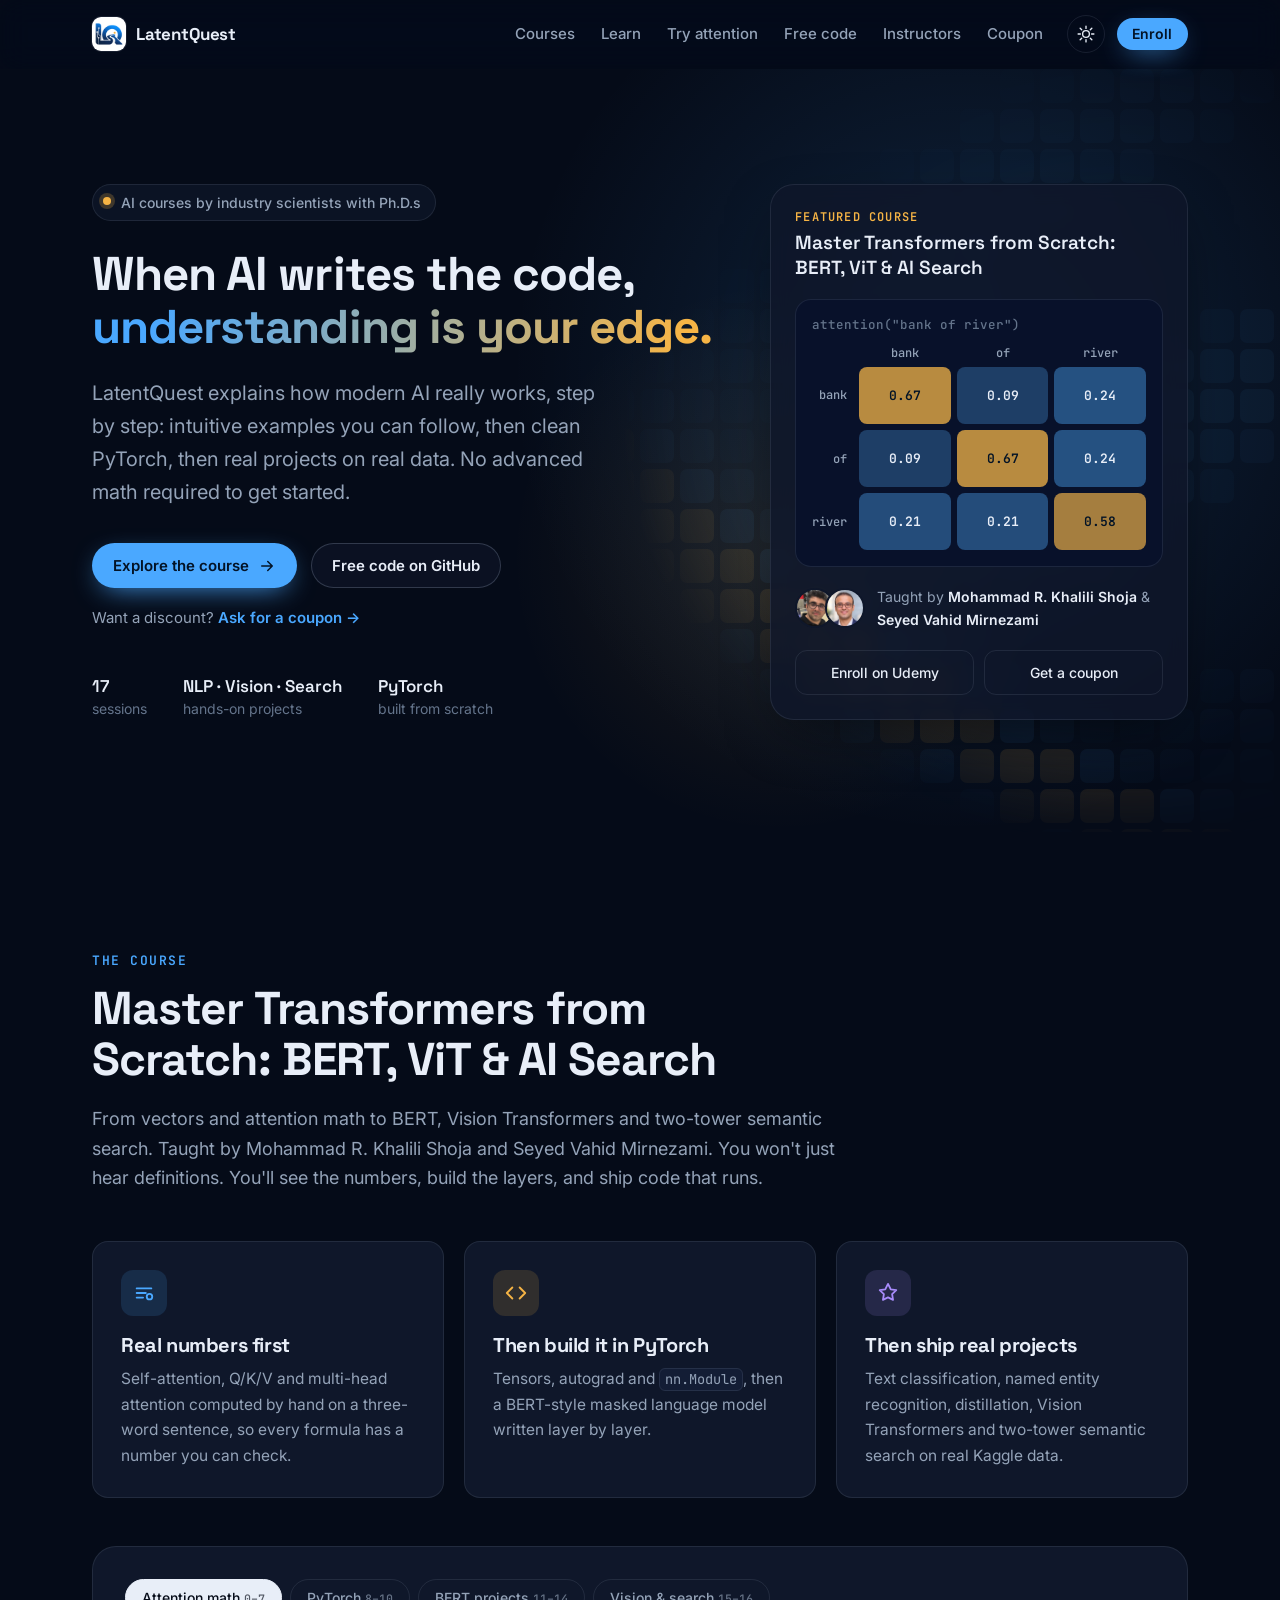
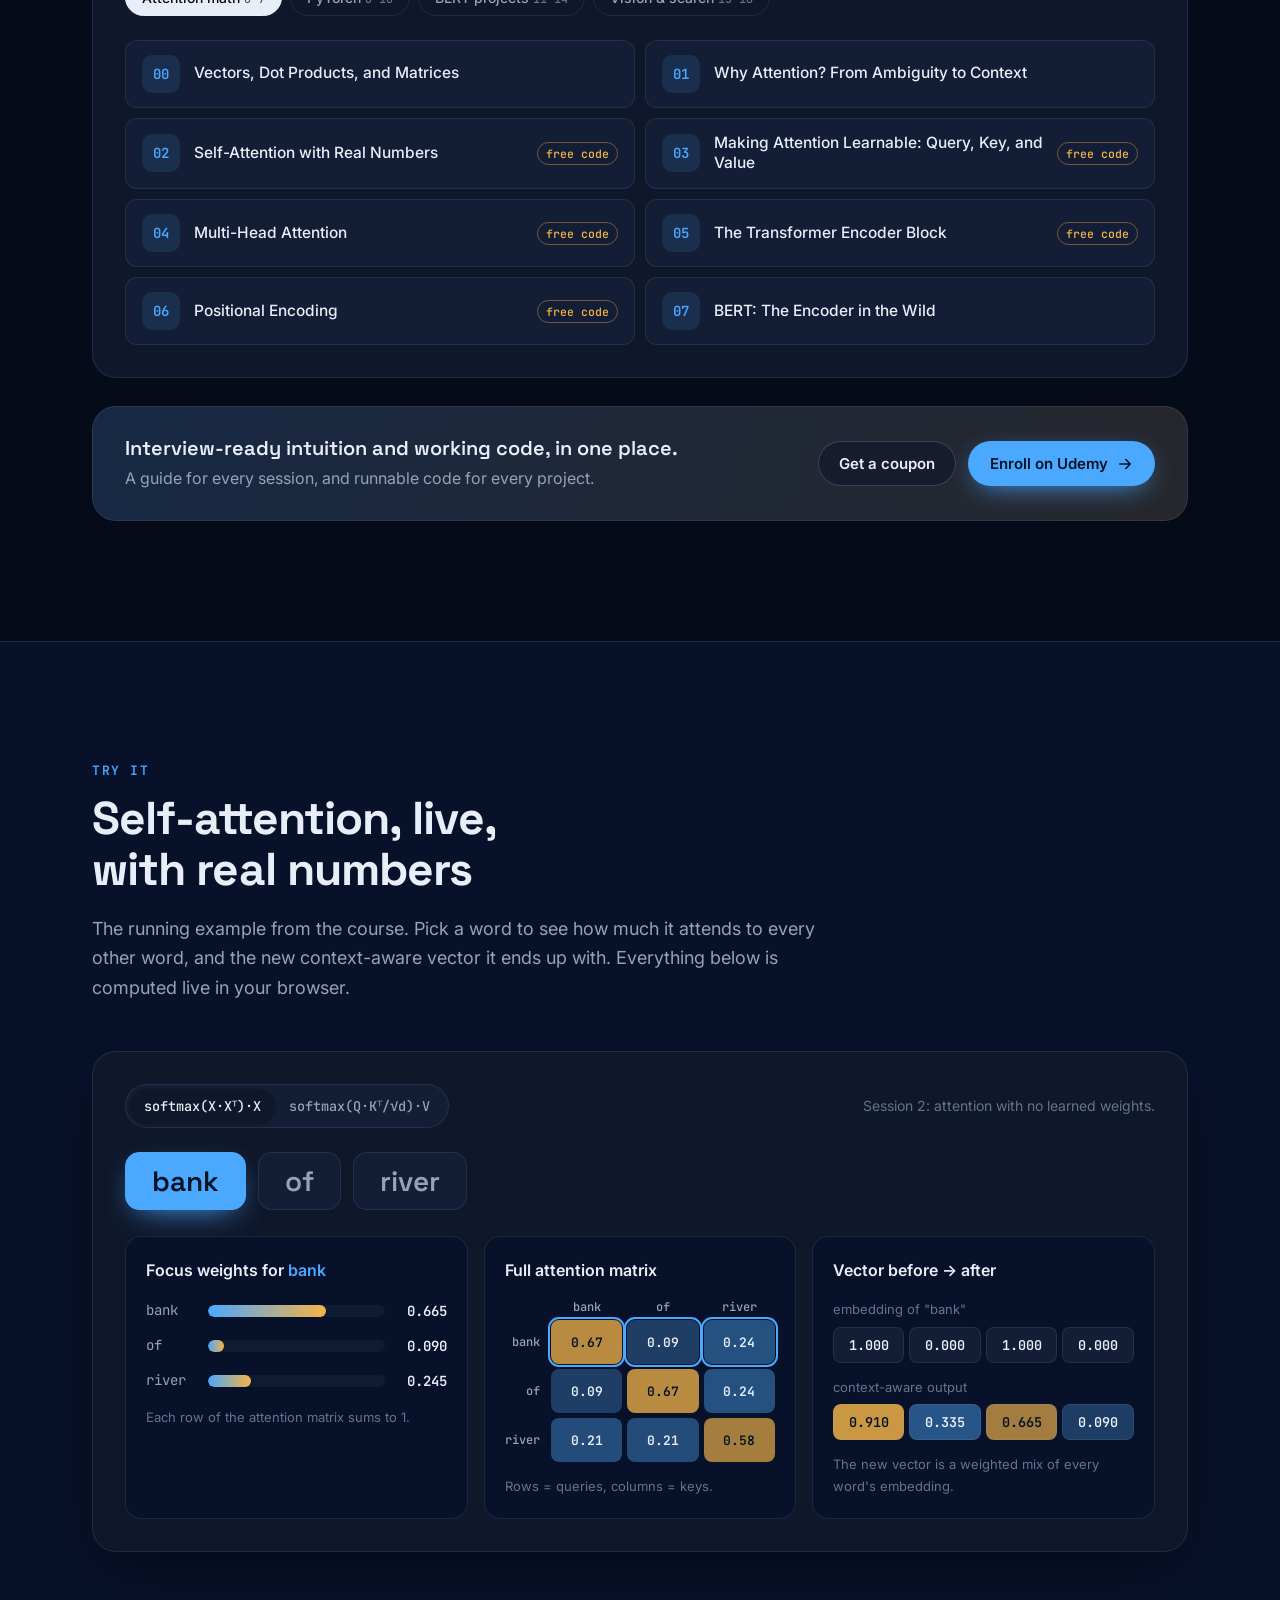
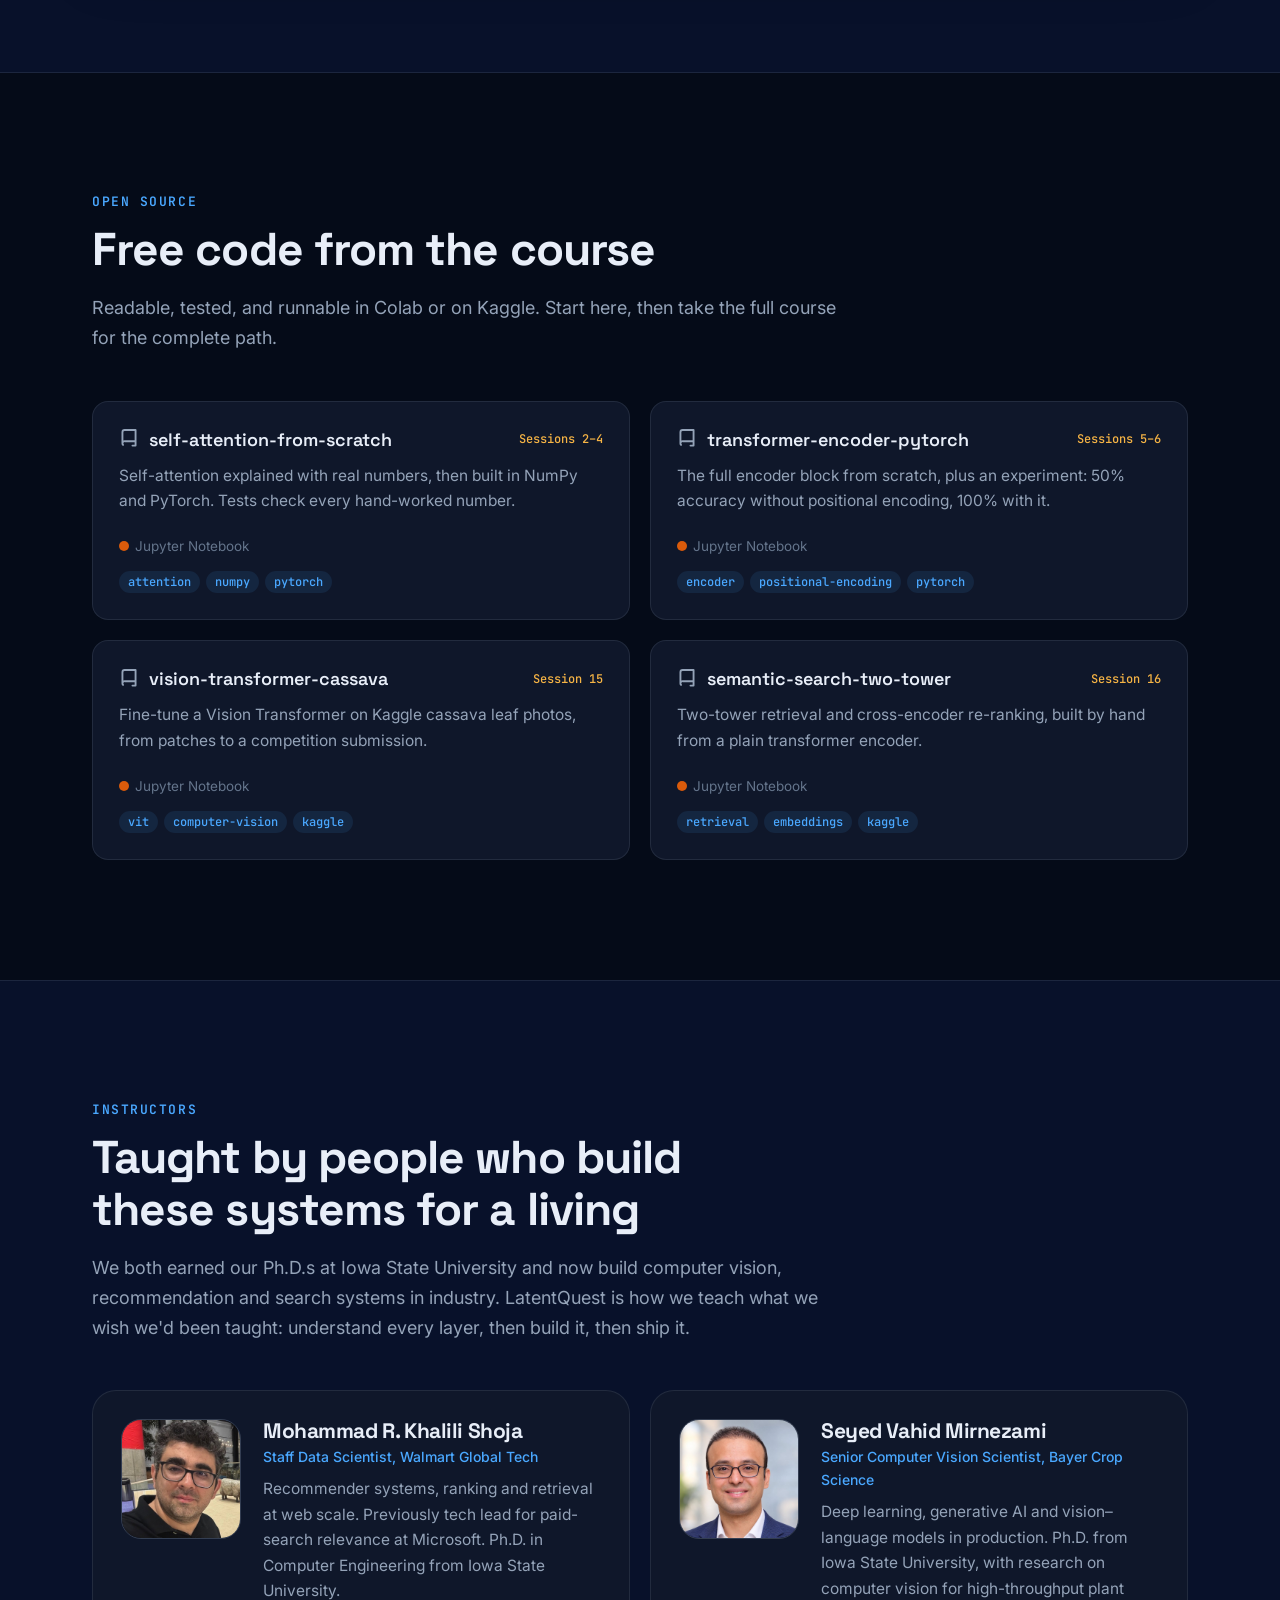
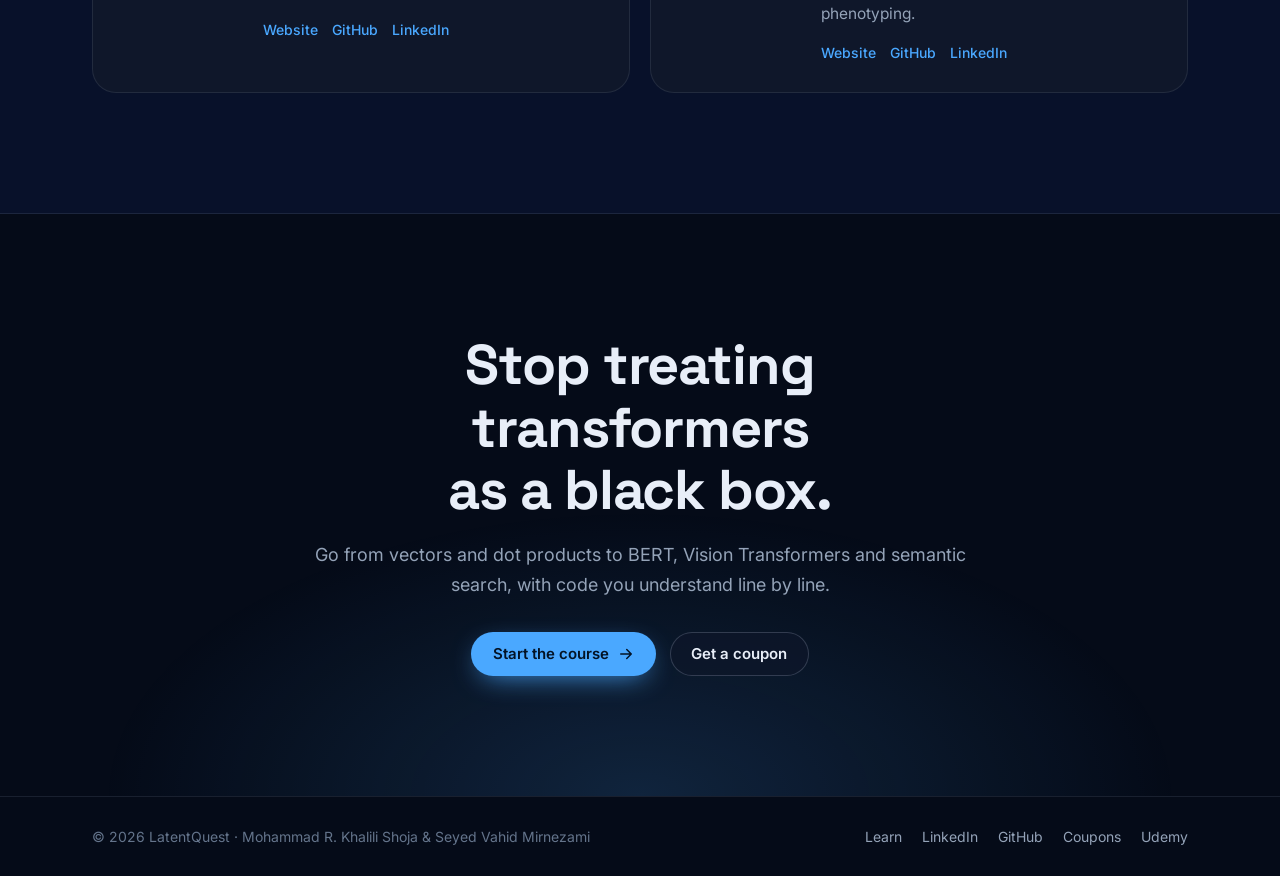
<file: index.html>
<!doctype html>
<html lang="en" data-theme="dark">
<head>
  <meta charset="utf-8">
  <meta name="viewport" content="width=device-width, initial-scale=1">
  <title>LatentQuest · When AI writes the code, understanding is your edge</title>
  <meta name="description" content="When AI writes the code, understanding is your edge. LatentQuest explains how modern AI really works with intuitive, step-by-step examples, then builds it in PyTorch and applies it to real projects. Courses, free code and interactive demos by Mohammad R. Khalili Shoja and Seyed Vahid Mirnezami.">
  <meta name="author" content="LatentQuest">
  <link rel="canonical" href="https://latentquest.ai/">

  <meta property="og:type" content="website">
  <meta property="og:url" content="https://latentquest.ai/">
  <meta property="og:title" content="LatentQuest · When AI writes the code, understanding is your edge">
  <meta property="og:description" content="Step-by-step AI courses, free code and interactive demos. No advanced math required to get started.">
  <meta property="og:image" content="https://latentquest.ai/assets/img/og-latentquest-v2.jpg">
  <meta name="twitter:card" content="summary_large_image">
  <meta name="theme-color" content="#0a6fd6">

  <link rel="icon" href="assets/img/favicon-32.png" sizes="32x32" type="image/png">
  <link rel="icon" href="assets/img/favicon-48.png" sizes="48x48" type="image/png">
  <link rel="apple-touch-icon" href="assets/img/apple-touch-icon.png">
  <link rel="preconnect" href="https://fonts.googleapis.com">
  <link rel="preconnect" href="https://fonts.gstatic.com" crossorigin>
  <link href="https://fonts.googleapis.com/css2?family=Inter:wght@400;500;600;700&family=JetBrains+Mono:wght@400;600&family=Space+Grotesk:wght@500;600;700&display=swap" rel="stylesheet">
  <link rel="stylesheet" href="assets/css/style.css">

  <script>
    // Apply the saved theme before first paint to avoid a flash.
    try {
      const saved = localStorage.getItem("theme");
      if (saved === "light" || saved === "dark") document.documentElement.dataset.theme = saved;
    } catch (e) {}
  </script>

  <script type="application/ld+json">
  {
    "@context": "https://schema.org",
    "@type": "EducationalOrganization",
    "name": "LatentQuest",
    "url": "https://latentquest.ai/",
    "logo": "https://latentquest.ai/assets/brand/icon-512.png",
    "sameAs": ["https://github.com/LatentQuest", "https://www.linkedin.com/company/latentquest"],
    "founder": [
      {"@type": "Person", "name": "Mohammad R. Khalili Shoja", "url": "https://khalili65.github.io/"},
      {"@type": "Person", "name": "Seyed Vahid Mirnezami", "url": "https://seyedvahidmirnezami.github.io/"}
    ]
  }
  </script>
  <script type="application/ld+json" id="course-jsonld">
{
  "@context": "https://schema.org",
  "@type": "Course",
  "name": "Master Transformers from Scratch: BERT, ViT & AI Search",
  "description": "From vectors and attention math to BERT, Vision Transformers and two-tower semantic search.",
  "url": "https://www.udemy.com/course/master-transformers-from-scratch-bert-vit-ai-search/?referralCode=741D2251A98D41859FB9",
  "provider": {
    "@type": "Organization",
    "name": "LatentQuest",
    "url": "https://latentquest.ai/"
  },
  "inLanguage": "en",
  "isAccessibleForFree": false,
  "instructor": [
    {
      "@type": "Person",
      "name": "Mohammad R. Khalili Shoja",
      "url": "https://khalili65.github.io/"
    },
    {
      "@type": "Person",
      "name": "Seyed Vahid Mirnezami",
      "url": "https://seyedvahidmirnezami.github.io/"
    }
  ],
  "offers": {
    "@type": "Offer",
    "category": "Paid",
    "url": "https://www.udemy.com/course/master-transformers-from-scratch-bert-vit-ai-search/?referralCode=741D2251A98D41859FB9"
  },
  "hasCourseInstance": {
    "@type": "CourseInstance",
    "courseMode": "Online"
  },
  "image": "https://latentquest.ai/assets/img/og-cover.jpg",
  "teaches": [
    "Vectors, Dot Products, and Matrices",
    "Why Attention? From Ambiguity to Context",
    "Self-Attention with Real Numbers",
    "Making Attention Learnable: Query, Key, and Value",
    "Multi-Head Attention",
    "The Transformer Encoder Block",
    "Positional Encoding",
    "BERT: The Encoder in the Wild",
    "Tensors, Shape & the Tree Mental Model",
    "Autograd & nn.Module",
    "Data Pipelines & Layer Containers",
    "BERT-Base Masked Language Model Pretraining in PyTorch",
    "Fine-Tune BERT for Disaster Tweet Classification",
    "Fine-Tune BERT for Named Entity Recognition",
    "Knowledge Distillation and DistilBERT",
    "Vision Transformers and Cassava Leaf Disease",
    "Two Towers From Scratch: Semantic Search"
  ]
}
  </script>
</head>
<body>
  <a class="skip-link" href="#main">Skip to content</a>

  <header class="nav" id="top">
    <div class="container nav__inner">
      <a class="brand" href="#top" aria-label="Home">
        <img class="brand__logo" src="assets/img/logo-tile-96.png" alt="" width="34" height="34">
        <span class="brand__text">LatentQuest</span>
      </a>
      <nav class="nav__links" aria-label="Primary">
        <a href="#course">Courses</a>
        <a href="learn/">Learn</a>
        <a href="#demo">Try attention</a>
        <a href="#code">Free code</a>
        <a href="#instructors">Instructors</a>
        <a href="coupon/">Coupon</a>
      </nav>
      <div class="nav__actions">
        <button class="icon-btn" id="theme-toggle" type="button" aria-label="Switch color theme">
          <svg class="icon-sun" viewBox="0 0 24 24" aria-hidden="true"><circle cx="12" cy="12" r="4.5"/><path d="M12 1.5v3M12 19.5v3M4.2 4.2l2.1 2.1M17.7 17.7l2.1 2.1M1.5 12h3M19.5 12h3M4.2 19.8l2.1-2.1M17.7 6.3l2.1-2.1"/></svg>
          <svg class="icon-moon" viewBox="0 0 24 24" aria-hidden="true"><path d="M20.5 14.5A8.5 8.5 0 0 1 9.5 3.5a8.5 8.5 0 1 0 11 11z"/></svg>
        </button>
        <a class="btn btn--primary btn--sm nav__cta" data-featured-link href="https://www.udemy.com/course/master-transformers-from-scratch-bert-vit-ai-search/?referralCode=741D2251A98D41859FB9" target="_blank" rel="noopener">Enroll</a>
      </div>
    </div>
  </header>

  <main id="main">
    <!-- HERO -->
    <section class="hero">
      <canvas class="hero__canvas" id="attention-canvas" aria-hidden="true"></canvas>
      <div class="hero__glow" aria-hidden="true"></div>
      <div class="container hero__inner">
        <div class="hero__copy reveal">
          <p class="eyebrow"><span class="dot"></span> AI courses by industry scientists with Ph.D.s</p>
          <h1 class="hero__title--long">When AI writes the code,<br><span class="grad">understanding is your edge.</span></h1>
          <p class="lead">LatentQuest explains how modern AI really works, step by step: intuitive examples you can follow, then clean PyTorch, then real projects on real data. No advanced math required to get started.</p>
          <div class="hero__ctas">
            <a class="btn btn--primary" data-featured-link href="https://www.udemy.com/course/master-transformers-from-scratch-bert-vit-ai-search/?referralCode=741D2251A98D41859FB9" target="_blank" rel="noopener">
              Explore the course
              <svg viewBox="0 0 24 24" aria-hidden="true"><path d="M5 12h14M13 6l6 6-6 6"/></svg>
            </a>
            <a class="btn btn--ghost" href="#code">Free code on GitHub</a>
          </div>
          <p class="hero__coupon">Want a discount? <a data-coupon-link href="coupon/">Ask for a coupon →</a></p>
          <ul class="hero__facts" aria-label="Highlights">
            <li><strong>17</strong><span>sessions</span></li>
            <li><strong>NLP · Vision · Search</strong><span>hands-on projects</span></li>
            <li><strong>PyTorch</strong><span>built from scratch</span></li>
          </ul>
        </div>

        <aside class="hero__card reveal" aria-label="Featured course">
          <p class="hero__card-kicker">Featured course</p>
          <p class="hero__card-title" id="hc-title">Master Transformers from Scratch: BERT, ViT &amp; AI Search</p>
          <div class="mini-matrix" aria-hidden="true">
            <div class="mini-matrix__label">attention("bank of river")</div>
            <div class="mini-matrix__grid" id="mini-matrix"></div>
          </div>
          <div class="taught-by" id="taught-by"><div class="taught-by__faces"><img src="assets/img/people/mohammad.jpg" alt="" width="40" height="40" loading="lazy"><img src="assets/img/people/vahid.jpg" alt="" width="40" height="40" loading="lazy"></div>
    <p>Taught by <strong>Mohammad R. Khalili Shoja</strong> &amp; <strong>Seyed Vahid Mirnezami</strong></p></div>
          <div class="profile__links">
            <a data-featured-link href="https://www.udemy.com/course/master-transformers-from-scratch-bert-vit-ai-search/?referralCode=741D2251A98D41859FB9" target="_blank" rel="noopener">Enroll on Udemy</a>
            <a data-coupon-link href="coupon/">Get a coupon</a>
          </div>
        </aside>
      </div>
    </section>

    <!-- COURSES (shown when there is more than one course) -->
    <section class="section" id="courses" hidden>
      <div class="container">
        <div class="section__head reveal">
          <p class="kicker">Courses</p>
          <h2>Understand the AI you build with</h2>
          <p class="section__lead">Every course follows the same path: work through the math with real numbers, build it in PyTorch, then ship real projects.</p>
        </div>
        <div class="course-grid" id="course-grid"></div>
      </div>
    </section>

    <!-- FEATURED COURSE (filled from assets/data/site.js) -->
    <section class="section" id="course">
      <div class="container">
        <div class="section__head reveal">
          <p class="kicker" id="fc-kicker">The course</p>
          <h2 id="fc-title">Master Transformers from Scratch: BERT, ViT &amp; AI Search</h2>
          <p class="section__lead" id="fc-lead">From vectors and attention math to BERT, Vision Transformers and two-tower semantic search. Taught by Mohammad R. Khalili Shoja and Seyed Vahid Mirnezami.
      You won't just hear definitions. You'll see the numbers, build the layers, and ship code that runs.</p>
        </div>
        <div class="pillars" id="fc-pillars">
      <article class="pillar reveal is-visible">
        <div class="pillar__icon pillar__icon--cyan" aria-hidden="true"><svg viewBox="0 0 24 24"><path d="M4 7h16M4 12h10M4 17h7"></path><circle cx="18" cy="16" r="3"></circle></svg></div>
        <h3>Real numbers first</h3>
        <p>Self-attention, Q/K/V and multi-head attention computed by hand on a three-word sentence, so every formula has a number you can check.</p>
      </article>
      <article class="pillar reveal is-visible">
        <div class="pillar__icon pillar__icon--amber" aria-hidden="true"><svg viewBox="0 0 24 24"><path d="M8 6l-6 6 6 6M16 6l6 6-6 6"></path></svg></div>
        <h3>Then build it in PyTorch</h3>
        <p>Tensors, autograd and <code>nn.Module</code>, then a BERT-style masked language model written layer by layer.</p>
      </article>
      <article class="pillar reveal is-visible">
        <div class="pillar__icon pillar__icon--violet" aria-hidden="true"><svg viewBox="0 0 24 24"><path d="M12 2l3 6 6 .9-4.5 4.3 1 6.3L12 16.8 6.5 19.5l1-6.3L3 8.9 9 8z"></path></svg></div>
        <h3>Then ship real projects</h3>
        <p>Text classification, named entity recognition, distillation, Vision Transformers and two-tower semantic search on real Kaggle data.</p>
      </article></div>
        <div class="syllabus reveal" id="syllabus">
          <div class="syllabus__tabs" id="syllabus-tabs" role="tablist" aria-label="Course tracks"><button type="button" class="tab" role="tab" aria-selected="true" data-i="0">Attention math<small>0–7</small></button><button type="button" class="tab" role="tab" aria-selected="false" data-i="1">PyTorch<small>8–10</small></button><button type="button" class="tab" role="tab" aria-selected="false" data-i="2">BERT projects<small>11–14</small></button><button type="button" class="tab" role="tab" aria-selected="false" data-i="3">Vision &amp; search<small>15–16</small></button></div>
          <ol class="syllabus__list" id="syllabus-list">
      <li class="lesson" style="animation-delay:0ms">
        <span class="lesson__num">00</span>
        <span class="lesson__title">Vectors, Dot Products, and Matrices</span>
        
      </li>
      <li class="lesson" style="animation-delay:40ms">
        <span class="lesson__num">01</span>
        <span class="lesson__title">Why Attention? From Ambiguity to Context</span>
        
      </li>
      <li class="lesson" style="animation-delay:80ms">
        <span class="lesson__num">02</span>
        <span class="lesson__title">Self-Attention with Real Numbers</span>
        <a class="lesson__tag" href="https://github.com/LatentQuest/self-attention-from-scratch" target="_blank" rel="noopener">free code</a>
      </li>
      <li class="lesson" style="animation-delay:120ms">
        <span class="lesson__num">03</span>
        <span class="lesson__title">Making Attention Learnable: Query, Key, and Value</span>
        <a class="lesson__tag" href="https://github.com/LatentQuest/self-attention-from-scratch" target="_blank" rel="noopener">free code</a>
      </li>
      <li class="lesson" style="animation-delay:160ms">
        <span class="lesson__num">04</span>
        <span class="lesson__title">Multi-Head Attention</span>
        <a class="lesson__tag" href="https://github.com/LatentQuest/self-attention-from-scratch" target="_blank" rel="noopener">free code</a>
      </li>
      <li class="lesson" style="animation-delay:200ms">
        <span class="lesson__num">05</span>
        <span class="lesson__title">The Transformer Encoder Block</span>
        <a class="lesson__tag" href="https://github.com/LatentQuest/transformer-encoder-pytorch" target="_blank" rel="noopener">free code</a>
      </li>
      <li class="lesson" style="animation-delay:240ms">
        <span class="lesson__num">06</span>
        <span class="lesson__title">Positional Encoding</span>
        <a class="lesson__tag" href="https://github.com/LatentQuest/transformer-encoder-pytorch" target="_blank" rel="noopener">free code</a>
      </li>
      <li class="lesson" style="animation-delay:280ms">
        <span class="lesson__num">07</span>
        <span class="lesson__title">BERT: The Encoder in the Wild</span>
        
      </li></ol>
        </div>
        <div class="course-cta reveal">
          <div>
            <p class="course-cta__title" id="fc-cta-title">Interview-ready intuition and working code, in one place.</p>
            <p class="course-cta__sub" id="fc-cta-sub">A guide for every session, and runnable code for every project.</p>
          </div>
          <div class="course-cta__actions">
            <a class="btn btn--ghost" data-coupon-link href="coupon/">Get a coupon</a>
            <a class="btn btn--primary" data-featured-link href="https://www.udemy.com/course/master-transformers-from-scratch-bert-vit-ai-search/?referralCode=741D2251A98D41859FB9" target="_blank" rel="noopener">
              Enroll on Udemy
              <svg viewBox="0 0 24 24" aria-hidden="true"><path d="M5 12h14M13 6l6 6-6 6"/></svg>
            </a>
          </div>
        </div>
    </section>

    <!-- DEMO -->
    <section class="section section--alt" id="demo">
      <div class="container">
        <div class="section__head reveal">
          <p class="kicker">Try it</p>
          <h2>Self-attention, live, with real numbers</h2>
          <p class="section__lead">The running example from the course. Pick a word to see how much it attends to every other word, and the new context-aware vector it ends up with. Everything below is computed live in your browser.</p>
        </div>

        <div class="demo reveal">
          <div class="demo__controls">
            <div class="segmented" role="radiogroup" aria-label="Attention type">
              <button type="button" role="radio" aria-checked="true" data-mode="raw">softmax(X·Xᵀ)·X</button>
              <button type="button" role="radio" aria-checked="false" data-mode="qkv">softmax(Q·Kᵀ/√d)·V</button>
            </div>
            <p class="demo__hint" id="demo-hint">Session 2: attention with no learned weights.</p>
          </div>

          <div class="demo__words" role="radiogroup" aria-label="Query word" id="demo-words"></div>

          <div class="demo__grid">
            <div class="panel">
              <p class="panel__title">Focus weights for <span class="hl" id="demo-query">bank</span></p>
              <div class="bars" id="demo-bars"></div>
              <p class="panel__note">Each row of the attention matrix sums to 1.</p>
            </div>
            <div class="panel">
              <p class="panel__title">Full attention matrix</p>
              <div class="matrix" id="demo-matrix"></div>
              <p class="panel__note">Rows = queries, columns = keys.</p>
            </div>
            <div class="panel">
              <p class="panel__title">Vector before → after</p>
              <div class="vecs" id="demo-vecs"></div>
              <p class="panel__note" id="demo-vec-note">The new vector is a weighted mix of every word.</p>
            </div>
          </div>
        </div>
      </div>
    </section>

    <!-- OPEN SOURCE -->
    <section class="section" id="code">
      <div class="container">
        <div class="section__head reveal">
          <p class="kicker">Open source</p>
          <h2>Free code from the course</h2>
          <p class="section__lead">Readable, tested, and runnable in Colab or on Kaggle. Start here, then take the full course for the complete path.</p>
        </div>
        <div class="repos" id="repos">
    <a class="repo reveal is-visible" href="https://github.com/LatentQuest/self-attention-from-scratch" target="_blank" rel="noopener">
      <div class="repo__top"><svg viewBox="0 0 16 16" aria-hidden="true"><path d="M2 2.5A2.5 2.5 0 0 1 4.5 0h8.75a.75.75 0 0 1 .75.75v12.5a.75.75 0 0 1-.75.75h-2.5a.75.75 0 0 1 0-1.5h1.75v-2h-8a1 1 0 0 0-.71 1.71.75.75 0 0 1-1.07 1.06A2.49 2.49 0 0 1 2 11.5v-9zm10.5-1h-8a1 1 0 0 0-1 1v6.71A2.5 2.5 0 0 1 4.5 9h8V1.5z"></path></svg><span class="repo__name">self-attention-from-scratch</span><span class="repo__session">Sessions 2–4</span></div>
      <p class="repo__desc">Self-attention explained with real numbers, then built in NumPy and PyTorch. Tests check every hand-worked number.</p>
      <div class="repo__meta">
        <span><i class="lang-dot lang-dot--nb"></i>Jupyter Notebook</span>
        <span data-stars="self-attention-from-scratch" hidden=""><svg viewBox="0 0 16 16" aria-hidden="true"><path d="M8 .25a.75.75 0 0 1 .67.42l1.88 3.8 4.19.61a.75.75 0 0 1 .42 1.28l-3.04 2.96.72 4.17a.75.75 0 0 1-1.09.79L8 12.31l-3.75 1.97a.75.75 0 0 1-1.09-.79l.72-4.17L.84 6.36a.75.75 0 0 1 .42-1.28l4.19-.61L7.33.67A.75.75 0 0 1 8 .25z"></path></svg><b>0</b></span>
      </div>
      <div class="repo__tags"><span>attention</span><span>numpy</span><span>pytorch</span></div>
    </a>
    <a class="repo reveal is-visible" href="https://github.com/LatentQuest/transformer-encoder-pytorch" target="_blank" rel="noopener">
      <div class="repo__top"><svg viewBox="0 0 16 16" aria-hidden="true"><path d="M2 2.5A2.5 2.5 0 0 1 4.5 0h8.75a.75.75 0 0 1 .75.75v12.5a.75.75 0 0 1-.75.75h-2.5a.75.75 0 0 1 0-1.5h1.75v-2h-8a1 1 0 0 0-.71 1.71.75.75 0 0 1-1.07 1.06A2.49 2.49 0 0 1 2 11.5v-9zm10.5-1h-8a1 1 0 0 0-1 1v6.71A2.5 2.5 0 0 1 4.5 9h8V1.5z"></path></svg><span class="repo__name">transformer-encoder-pytorch</span><span class="repo__session">Sessions 5–6</span></div>
      <p class="repo__desc">The full encoder block from scratch, plus an experiment: 50% accuracy without positional encoding, 100% with it.</p>
      <div class="repo__meta">
        <span><i class="lang-dot lang-dot--nb"></i>Jupyter Notebook</span>
        <span data-stars="transformer-encoder-pytorch" hidden=""><svg viewBox="0 0 16 16" aria-hidden="true"><path d="M8 .25a.75.75 0 0 1 .67.42l1.88 3.8 4.19.61a.75.75 0 0 1 .42 1.28l-3.04 2.96.72 4.17a.75.75 0 0 1-1.09.79L8 12.31l-3.75 1.97a.75.75 0 0 1-1.09-.79l.72-4.17L.84 6.36a.75.75 0 0 1 .42-1.28l4.19-.61L7.33.67A.75.75 0 0 1 8 .25z"></path></svg><b>0</b></span>
      </div>
      <div class="repo__tags"><span>encoder</span><span>positional-encoding</span><span>pytorch</span></div>
    </a>
    <a class="repo reveal is-visible" href="https://github.com/LatentQuest/vision-transformer-cassava" target="_blank" rel="noopener">
      <div class="repo__top"><svg viewBox="0 0 16 16" aria-hidden="true"><path d="M2 2.5A2.5 2.5 0 0 1 4.5 0h8.75a.75.75 0 0 1 .75.75v12.5a.75.75 0 0 1-.75.75h-2.5a.75.75 0 0 1 0-1.5h1.75v-2h-8a1 1 0 0 0-.71 1.71.75.75 0 0 1-1.07 1.06A2.49 2.49 0 0 1 2 11.5v-9zm10.5-1h-8a1 1 0 0 0-1 1v6.71A2.5 2.5 0 0 1 4.5 9h8V1.5z"></path></svg><span class="repo__name">vision-transformer-cassava</span><span class="repo__session">Session 15</span></div>
      <p class="repo__desc">Fine-tune a Vision Transformer on Kaggle cassava leaf photos, from patches to a competition submission.</p>
      <div class="repo__meta">
        <span><i class="lang-dot lang-dot--nb"></i>Jupyter Notebook</span>
        <span data-stars="vision-transformer-cassava" hidden=""><svg viewBox="0 0 16 16" aria-hidden="true"><path d="M8 .25a.75.75 0 0 1 .67.42l1.88 3.8 4.19.61a.75.75 0 0 1 .42 1.28l-3.04 2.96.72 4.17a.75.75 0 0 1-1.09.79L8 12.31l-3.75 1.97a.75.75 0 0 1-1.09-.79l.72-4.17L.84 6.36a.75.75 0 0 1 .42-1.28l4.19-.61L7.33.67A.75.75 0 0 1 8 .25z"></path></svg><b>0</b></span>
      </div>
      <div class="repo__tags"><span>vit</span><span>computer-vision</span><span>kaggle</span></div>
    </a>
    <a class="repo reveal is-visible" href="https://github.com/LatentQuest/semantic-search-two-tower" target="_blank" rel="noopener">
      <div class="repo__top"><svg viewBox="0 0 16 16" aria-hidden="true"><path d="M2 2.5A2.5 2.5 0 0 1 4.5 0h8.75a.75.75 0 0 1 .75.75v12.5a.75.75 0 0 1-.75.75h-2.5a.75.75 0 0 1 0-1.5h1.75v-2h-8a1 1 0 0 0-.71 1.71.75.75 0 0 1-1.07 1.06A2.49 2.49 0 0 1 2 11.5v-9zm10.5-1h-8a1 1 0 0 0-1 1v6.71A2.5 2.5 0 0 1 4.5 9h8V1.5z"></path></svg><span class="repo__name">semantic-search-two-tower</span><span class="repo__session">Session 16</span></div>
      <p class="repo__desc">Two-tower retrieval and cross-encoder re-ranking, built by hand from a plain transformer encoder.</p>
      <div class="repo__meta">
        <span><i class="lang-dot lang-dot--nb"></i>Jupyter Notebook</span>
        <span data-stars="semantic-search-two-tower" hidden=""><svg viewBox="0 0 16 16" aria-hidden="true"><path d="M8 .25a.75.75 0 0 1 .67.42l1.88 3.8 4.19.61a.75.75 0 0 1 .42 1.28l-3.04 2.96.72 4.17a.75.75 0 0 1-1.09.79L8 12.31l-3.75 1.97a.75.75 0 0 1-1.09-.79l.72-4.17L.84 6.36a.75.75 0 0 1 .42-1.28l4.19-.61L7.33.67A.75.75 0 0 1 8 .25z"></path></svg><b>0</b></span>
      </div>
      <div class="repo__tags"><span>retrieval</span><span>embeddings</span><span>kaggle</span></div>
    </a></div>
      </div>
    </section>

    <!-- INSTRUCTORS -->
    <section class="section section--alt" id="instructors">
      <div class="container">
        <div class="section__head reveal">
          <p class="kicker">Instructors</p>
          <h2>Taught by people who build these systems for a living</h2>
          <p class="section__lead">We both earned our Ph.D.s at Iowa State University and now build computer vision, recommendation and search systems in industry. LatentQuest is how we teach what we wish we'd been taught: understand every layer, then build it, then ship it.</p>
        </div>
        <div class="instructors" id="instructor-list">
    <article class="instructor reveal is-visible">
      <img class="instructor__photo" src="assets/img/people/mohammad.jpg" alt="Portrait of Mohammad R. Khalili Shoja" width="120" height="120" loading="lazy">
      <div>
        <h3>Mohammad R. Khalili Shoja</h3>
        <p class="person__role">Staff Data Scientist, Walmart Global Tech</p>
        <p class="instructor__bio">Recommender systems, ranking and retrieval at web scale. Previously tech lead for paid-search relevance at Microsoft. Ph.D. in Computer Engineering from Iowa State University.</p>
        <div class="person__links"><a href="https://khalili65.github.io/" target="_blank" rel="noopener">Website</a><a href="https://github.com/khalili65" target="_blank" rel="noopener">GitHub</a><a href="https://www.linkedin.com/in/mohammad-reza-khalili-shoja" target="_blank" rel="noopener">LinkedIn</a></div>
      </div>
    </article>
    <article class="instructor reveal is-visible">
      <img class="instructor__photo" src="assets/img/people/vahid.jpg" alt="Portrait of Seyed Vahid Mirnezami" width="120" height="120" loading="lazy">
      <div>
        <h3>Seyed Vahid Mirnezami</h3>
        <p class="person__role">Senior Computer Vision Scientist, Bayer Crop Science</p>
        <p class="instructor__bio">Deep learning, generative AI and vision–language models in production. Ph.D. from Iowa State University, with research on computer vision for high-throughput plant phenotyping.</p>
        <div class="person__links"><a href="https://seyedvahidmirnezami.github.io/" target="_blank" rel="noopener">Website</a><a href="https://github.com/seyedvahidmirnezami" target="_blank" rel="noopener">GitHub</a><a href="https://www.linkedin.com/in/seyedvahidmirnezami" target="_blank" rel="noopener">LinkedIn</a></div>
      </div>
    </article></div>
      </div>
    </section>

    <!-- FINAL CTA -->
    <section class="section final">
      <div class="container final__inner reveal">
        <h2>Stop treating transformers as a black box.</h2>
        <p>Go from vectors and dot products to BERT, Vision Transformers and semantic search, with code you understand line by line.</p>
        <div class="hero__ctas hero__ctas--center">
          <a class="btn btn--primary" data-featured-link href="https://www.udemy.com/course/master-transformers-from-scratch-bert-vit-ai-search/?referralCode=741D2251A98D41859FB9" target="_blank" rel="noopener">
            Start the course
            <svg viewBox="0 0 24 24" aria-hidden="true"><path d="M5 12h14M13 6l6 6-6 6"/></svg>
          </a>
          <a class="btn btn--ghost" data-coupon-link href="coupon/">Get a coupon</a>
        </div>
      </div>
    </section>
  </main>

  <footer class="footer">
    <div class="container footer__inner">
      <p>© <span id="year"></span> LatentQuest · Mohammad R. Khalili Shoja &amp; Seyed Vahid Mirnezami</p>
      <nav aria-label="Footer">
        <a href="learn/">Learn</a>
        <a href="https://www.linkedin.com/company/latentquest" target="_blank" rel="noopener">LinkedIn</a>
        <a href="https://github.com/LatentQuest" target="_blank" rel="noopener">GitHub</a>
        <a href="coupon/">Coupons</a>
        <a data-featured-link href="https://www.udemy.com/course/master-transformers-from-scratch-bert-vit-ai-search/?referralCode=741D2251A98D41859FB9" target="_blank" rel="noopener">Udemy</a>
      </nav>
    </div>
  </footer>

  <script src="assets/data/site.js" defer></script>
  <script src="assets/js/main.js" defer></script>
</body>
</html>
</file>
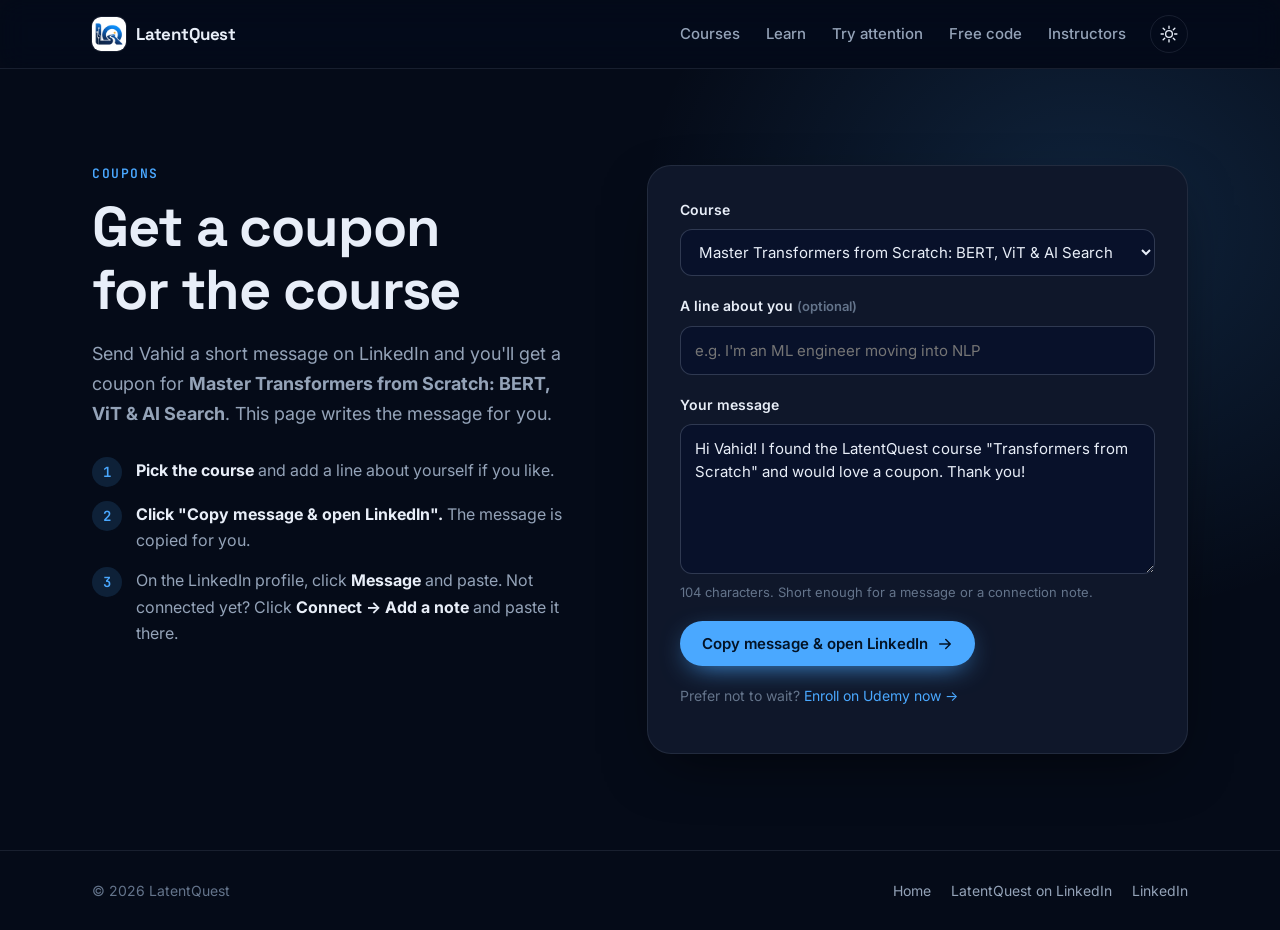
<file: coupon/index.html>
<!doctype html>
<html lang="en" data-theme="dark">
<head>
  <meta charset="utf-8">
  <meta name="viewport" content="width=device-width, initial-scale=1">
  <title>Get a Coupon · LatentQuest</title>
  <meta name="description" content="Request a coupon for Master Transformers from Scratch: BERT, ViT & AI Search. Send a quick message on LinkedIn.">
  <link rel="canonical" href="https://latentquest.ai/coupon/">
  <meta property="og:type" content="website">
  <meta property="og:url" content="https://latentquest.ai/coupon/">
  <meta property="og:title" content="Get a coupon for Transformers from Scratch">
  <meta property="og:description" content="Send a quick message on LinkedIn and get a coupon for the course.">
  <meta property="og:image" content="https://latentquest.ai/assets/img/og-latentquest-v2.jpg">
  <meta name="twitter:card" content="summary_large_image">
  <meta name="theme-color" content="#0a6fd6">
  <link rel="icon" href="../assets/img/favicon-32.png" sizes="32x32" type="image/png">
  <link rel="icon" href="../assets/img/favicon-48.png" sizes="48x48" type="image/png">
  <link rel="apple-touch-icon" href="../assets/img/apple-touch-icon.png">
  <link rel="preconnect" href="https://fonts.googleapis.com">
  <link rel="preconnect" href="https://fonts.gstatic.com" crossorigin>
  <link href="https://fonts.googleapis.com/css2?family=Inter:wght@400;500;600;700&family=JetBrains+Mono:wght@400;600&family=Space+Grotesk:wght@500;600;700&display=swap" rel="stylesheet">
  <link rel="stylesheet" href="../assets/css/style.css">
  <script>
    try {
      const saved = localStorage.getItem("theme");
      if (saved === "light" || saved === "dark") document.documentElement.dataset.theme = saved;
    } catch (e) {}
  </script>
</head>
<body>
  <header class="nav is-scrolled">
    <div class="container nav__inner">
      <a class="brand" href="../" aria-label="Home">
        <img class="brand__logo" src="../assets/img/logo-tile-96.png" alt="" width="34" height="34">
        <span class="brand__text">LatentQuest</span>
      </a>
      <nav class="nav__links" aria-label="Primary">
        <a href="../#course">Courses</a>
        <a href="../learn/">Learn</a>
        <a href="../#demo">Try attention</a>
        <a href="../#code">Free code</a>
        <a href="../#instructors">Instructors</a>
      </nav>
      <div class="nav__actions">
        <button class="icon-btn" id="theme-toggle" type="button" aria-label="Switch color theme">
          <svg class="icon-sun" viewBox="0 0 24 24" aria-hidden="true"><circle cx="12" cy="12" r="4.5"/><path d="M12 1.5v3M12 19.5v3M4.2 4.2l2.1 2.1M17.7 17.7l2.1 2.1M1.5 12h3M19.5 12h3M4.2 19.8l2.1-2.1M17.7 6.3l2.1-2.1"/></svg>
          <svg class="icon-moon" viewBox="0 0 24 24" aria-hidden="true"><path d="M20.5 14.5A8.5 8.5 0 0 1 9.5 3.5a8.5 8.5 0 1 0 11 11z"/></svg>
        </button>
      </div>
    </div>
  </header>

  <main class="coupon">
    <div class="container coupon__inner">
      <div>
        <p class="kicker">Coupons</p>
        <h1>Get a coupon for the course</h1>
        <p class="section__lead">Send <span id="contact-name">Vahid</span> a short message on LinkedIn and you'll get a coupon for <strong id="course-name">the course</strong>. This page writes the message for you.</p>
        <ol class="steps">
          <li><span><strong>Pick the course</strong> and add a line about yourself if you like.</span></li>
          <li><span><strong>Click "Copy message &amp; open LinkedIn".</strong> The message is copied for you.</span></li>
          <li><span>On the LinkedIn profile, click <strong>Message</strong> and paste. Not connected yet? Click <strong>Connect → Add a note</strong> and paste it there.</span></li>
        </ol>
      </div>

      <form class="form-card" id="coupon-form" novalidate>
        <div class="field">
          <label for="course">Course</label>
          <select id="course"></select>
        </div>
        <div class="field">
          <label for="about">A line about you <span class="field__hint">(optional)</span></label>
          <input id="about" type="text" maxlength="120" placeholder="e.g. I'm an ML engineer moving into NLP">
        </div>
        <div class="field">
          <label for="message">Your message</label>
          <textarea id="message" spellcheck="true"></textarea>
          <span class="field__hint" id="count"></span>
        </div>
        <div class="form-card__actions">
          <button class="btn btn--primary" type="submit">
            Copy message &amp; open LinkedIn
            <svg viewBox="0 0 24 24" aria-hidden="true"><path d="M5 12h14M13 6l6 6-6 6"/></svg>
          </button>
          <span class="toast" id="toast" role="status" aria-live="polite"></span>
        </div>
        <p class="coupon__alt">Prefer not to wait? <a id="enroll-link" href="#" target="_blank" rel="noopener">Enroll on Udemy now →</a></p>
      </form>
    </div>
  </main>

  <footer class="footer">
    <div class="container footer__inner">
      <p>© <span id="year"></span> LatentQuest</p>
      <nav aria-label="Footer">
        <a href="../">Home</a>
        <a href="https://www.linkedin.com/company/latentquest" target="_blank" rel="noopener">LatentQuest on LinkedIn</a>
        <a id="footer-linkedin" href="https://www.linkedin.com/in/seyedvahidmirnezami" target="_blank" rel="noopener">LinkedIn</a>
      </nav>
    </div>
  </footer>

  <script src="../assets/data/site.js"></script>
  <script>
    (() => {
      "use strict";
      const SITE = window.SITE;
      const $ = (s) => document.querySelector(s);
      const root = document.documentElement;
      $("#theme-toggle").addEventListener("click", () => {
        const next = root.dataset.theme === "dark" ? "light" : "dark";
        root.dataset.theme = next;
        try { localStorage.setItem("theme", next); } catch (e) {}
      });
      $("#year").textContent = new Date().getFullYear();
      $("#contact-name").textContent = SITE.couponContact.firstName;
      $("#footer-linkedin").href = SITE.couponContact.linkedin;

      // LinkedIn connection notes are limited to about 200 characters,
      // so the default message stays short enough to fit one.
      const NOTE_LIMIT = 200;
      const live = SITE.courses.filter((c) => c.status !== "soon");
      const params = new URLSearchParams(location.search);
      const initial = live.find((c) => c.slug === params.get("course")) || live.find((c) => c.featured) || live[0];

      const select = $("#course"), about = $("#about"), message = $("#message"), count = $("#count");
      select.innerHTML = live.map((c) => `<option value="${c.slug}">${c.title}</option>`).join("");
      select.value = initial.slug;

      let edited = false;
      const current = () => live.find((c) => c.slug === select.value);
      const compose = () => {
        const c = current();
        const extra = about.value.trim();
        return `Hi ${SITE.couponContact.firstName}! I found the LatentQuest course "${c.shortTitle || c.title}" and would love a coupon.` +
          (extra ? ` ${extra.replace(/[.!]*$/, ".")}` : "") + " Thank you!";
      };
      const updateCount = () => {
        const n = message.value.length;
        count.textContent = n > NOTE_LIMIT
          ? `${n} characters. That's fine for a message, but too long for a connection note (about ${NOTE_LIMIT}).`
          : `${n} characters. Short enough for a message or a connection note.`;
      };
      const refresh = () => {
        const c = current();
        $("#course-name").textContent = c.title;
        $("#enroll-link").href = c.url;
        if (!edited) message.value = compose();
        updateCount();
      };
      select.addEventListener("change", () => { history.replaceState(null, "", `?course=${select.value}`); refresh(); });
      about.addEventListener("input", refresh);
      message.addEventListener("input", () => { edited = true; updateCount(); });
      refresh();

      $("#coupon-form").addEventListener("submit", async (e) => {
        e.preventDefault();
        const toast = $("#toast");
        // Open LinkedIn first so pop-up blockers treat it as part of the click.
        // ("noopener" would make window.open return null, so detach the opener by hand.)
        const tab = window.open(SITE.couponContact.linkedin, "_blank");
        if (tab) tab.opener = null;
        try {
          await navigator.clipboard.writeText(message.value);
          toast.textContent = "Copied! Paste it into a LinkedIn message.";
        } catch (err) {
          message.select();
          toast.textContent = "Select the message above and copy it, then paste it on LinkedIn.";
        }
        if (!tab) location.href = SITE.couponContact.linkedin;
      });
    })();
  </script>
</body>
</html>
</file>
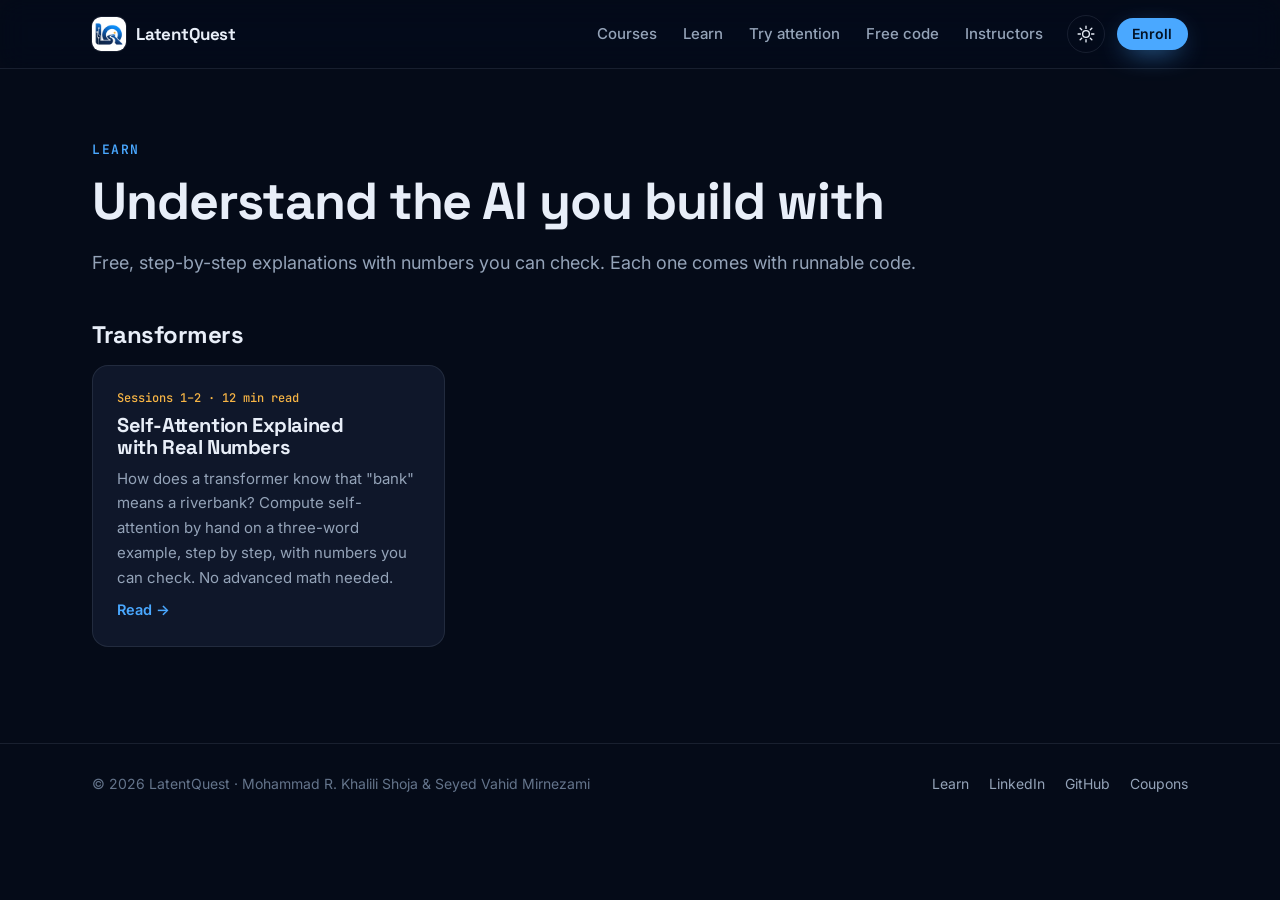
<file: learn/index.html>
<!doctype html>
<html lang="en" data-theme="dark">
<head>
  <meta charset="utf-8">
  <meta name="viewport" content="width=device-width, initial-scale=1">
  <title>Learn AI, step by step · LatentQuest</title>
  <meta name="description" content="Free articles that explain how modern AI works with small examples you can follow by hand: attention, transformers, BERT, Vision Transformers and more.">
  <link rel="canonical" href="https://latentquest.ai/learn/">
  <meta property="og:type" content="website">
  <meta property="og:url" content="https://latentquest.ai/learn/">
  <meta property="og:title" content="Learn AI, step by step">
  <meta property="og:description" content="Free articles that explain how modern AI works with small examples you can follow by hand: attention, transformers, BERT, Vision Transformers and more.">
  <meta property="og:image" content="https://latentquest.ai/assets/img/og-latentquest-v2.jpg">
  <meta name="twitter:card" content="summary_large_image">
  <meta name="theme-color" content="#0a6fd6">
  <link rel="icon" href="../assets/img/favicon-32.png" sizes="32x32" type="image/png">
  <link rel="icon" href="../assets/img/favicon-48.png" sizes="48x48" type="image/png">
  <link rel="apple-touch-icon" href="../assets/img/apple-touch-icon.png">
  <link rel="preconnect" href="https://fonts.googleapis.com">
  <link rel="preconnect" href="https://fonts.gstatic.com" crossorigin>
  <link href="https://fonts.googleapis.com/css2?family=Inter:wght@400;500;600;700&family=JetBrains+Mono:wght@400;600&family=Space+Grotesk:wght@500;600;700&display=swap" rel="stylesheet">
  <link rel="stylesheet" href="../assets/css/style.css">
  <script>
    try {
      const saved = localStorage.getItem("theme");
      if (saved === "light" || saved === "dark") document.documentElement.dataset.theme = saved;
    } catch (e) {}
  </script>
  <script type="application/ld+json">
{
  "@context": "https://schema.org",
  "@type": "CollectionPage",
  "name": "Learn AI, step by step",
  "url": "https://latentquest.ai/learn/",
  "hasPart": [
    {
      "@type": "TechArticle",
      "headline": "Self-Attention Explained with Real Numbers",
      "url": "https://latentquest.ai/learn/self-attention-explained/"
    }
  ]
}
  </script>
</head>
<body>
  <header class="nav is-scrolled">
    <div class="container nav__inner">
      <a class="brand" href="../" aria-label="Home">
        <img class="brand__logo" src="../assets/img/logo-tile-96.png" alt="" width="34" height="34">
        <span class="brand__text">LatentQuest</span>
      </a>
      <nav class="nav__links" aria-label="Primary">
        <a href="../#course">Courses</a>
        <a href="../learn/">Learn</a>
        <a href="../#demo">Try attention</a>
        <a href="../#code">Free code</a>
        <a href="../#instructors">Instructors</a>
      </nav>
      <div class="nav__actions">
        <button class="icon-btn" id="theme-toggle" type="button" aria-label="Switch color theme">
          <svg class="icon-sun" viewBox="0 0 24 24" aria-hidden="true"><circle cx="12" cy="12" r="4.5"/><path d="M12 1.5v3M12 19.5v3M4.2 4.2l2.1 2.1M17.7 17.7l2.1 2.1M1.5 12h3M19.5 12h3M4.2 19.8l2.1-2.1M17.7 6.3l2.1-2.1"/></svg>
          <svg class="icon-moon" viewBox="0 0 24 24" aria-hidden="true"><path d="M20.5 14.5A8.5 8.5 0 0 1 9.5 3.5a8.5 8.5 0 1 0 11 11z"/></svg>
        </button>
        <a class="btn btn--primary btn--sm nav__cta" href="https://www.udemy.com/course/master-transformers-from-scratch-bert-vit-ai-search/?referralCode=741D2251A98D41859FB9" target="_blank" rel="noopener">Enroll</a>
      </div>
    </div>
  </header>

  <main class="article">
    <div class="container">
      <p class="kicker">Learn</p>
      <h1 class="learn-title">Understand the AI you build with</h1>
      <p class="section__lead">Free, step-by-step explanations with numbers you can check. Each one comes with runnable code.</p>
      
        <section class="learn-hub">
          <h2>Transformers</h2>
          <div class="learn-grid">
          <a class="learn-card" href="self-attention-explained/">
            <span class="learn-card__meta">Sessions 1–2 · 12 min read</span>
            <h3>Self-Attention Explained with Real Numbers</h3>
            <p>How does a transformer know that &quot;bank&quot; means a riverbank? Compute self-attention by hand on a three-word example, step by step, with numbers you can check. No advanced math needed.</p>
            <span class="learn-card__more">Read →</span>
          </a>
          </div>
        </section>
    </div>
  </main>

  <footer class="footer">
    <div class="container footer__inner">
      <p>© <span id="year"></span> LatentQuest · Mohammad R. Khalili Shoja &amp; Seyed Vahid Mirnezami</p>
      <nav aria-label="Footer">
        <a href="../learn/">Learn</a>
        <a href="https://www.linkedin.com/company/latentquest" target="_blank" rel="noopener">LinkedIn</a>
        <a href="https://github.com/LatentQuest" target="_blank" rel="noopener">GitHub</a>
        <a href="../coupon/">Coupons</a>
      </nav>
    </div>
  </footer>
  <script>
    (() => {
      const root = document.documentElement;
      document.getElementById("theme-toggle").addEventListener("click", () => {
        const next = root.dataset.theme === "dark" ? "light" : "dark";
        root.dataset.theme = next;
        try { localStorage.setItem("theme", next); } catch (e) {}
      });
      document.getElementById("year").textContent = new Date().getFullYear();
    })();
  </script>
</body>
</html>
</file>
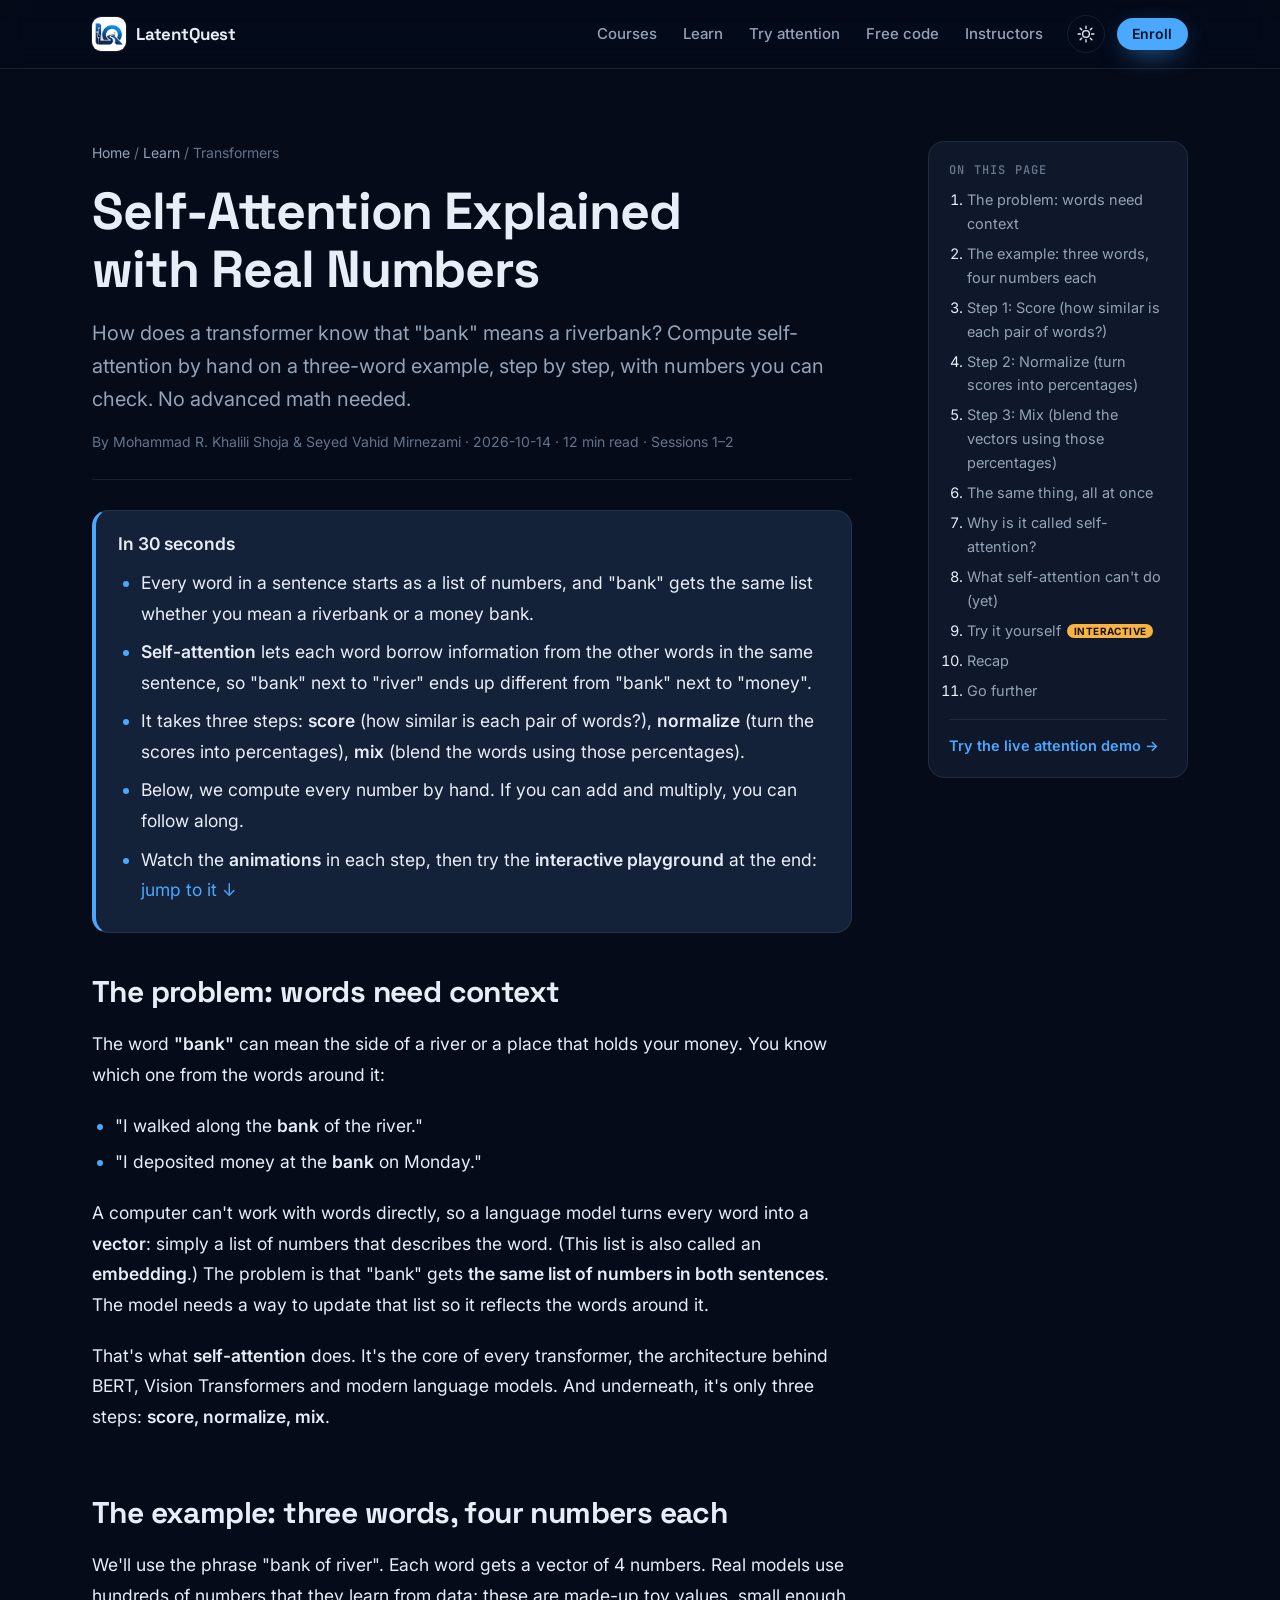
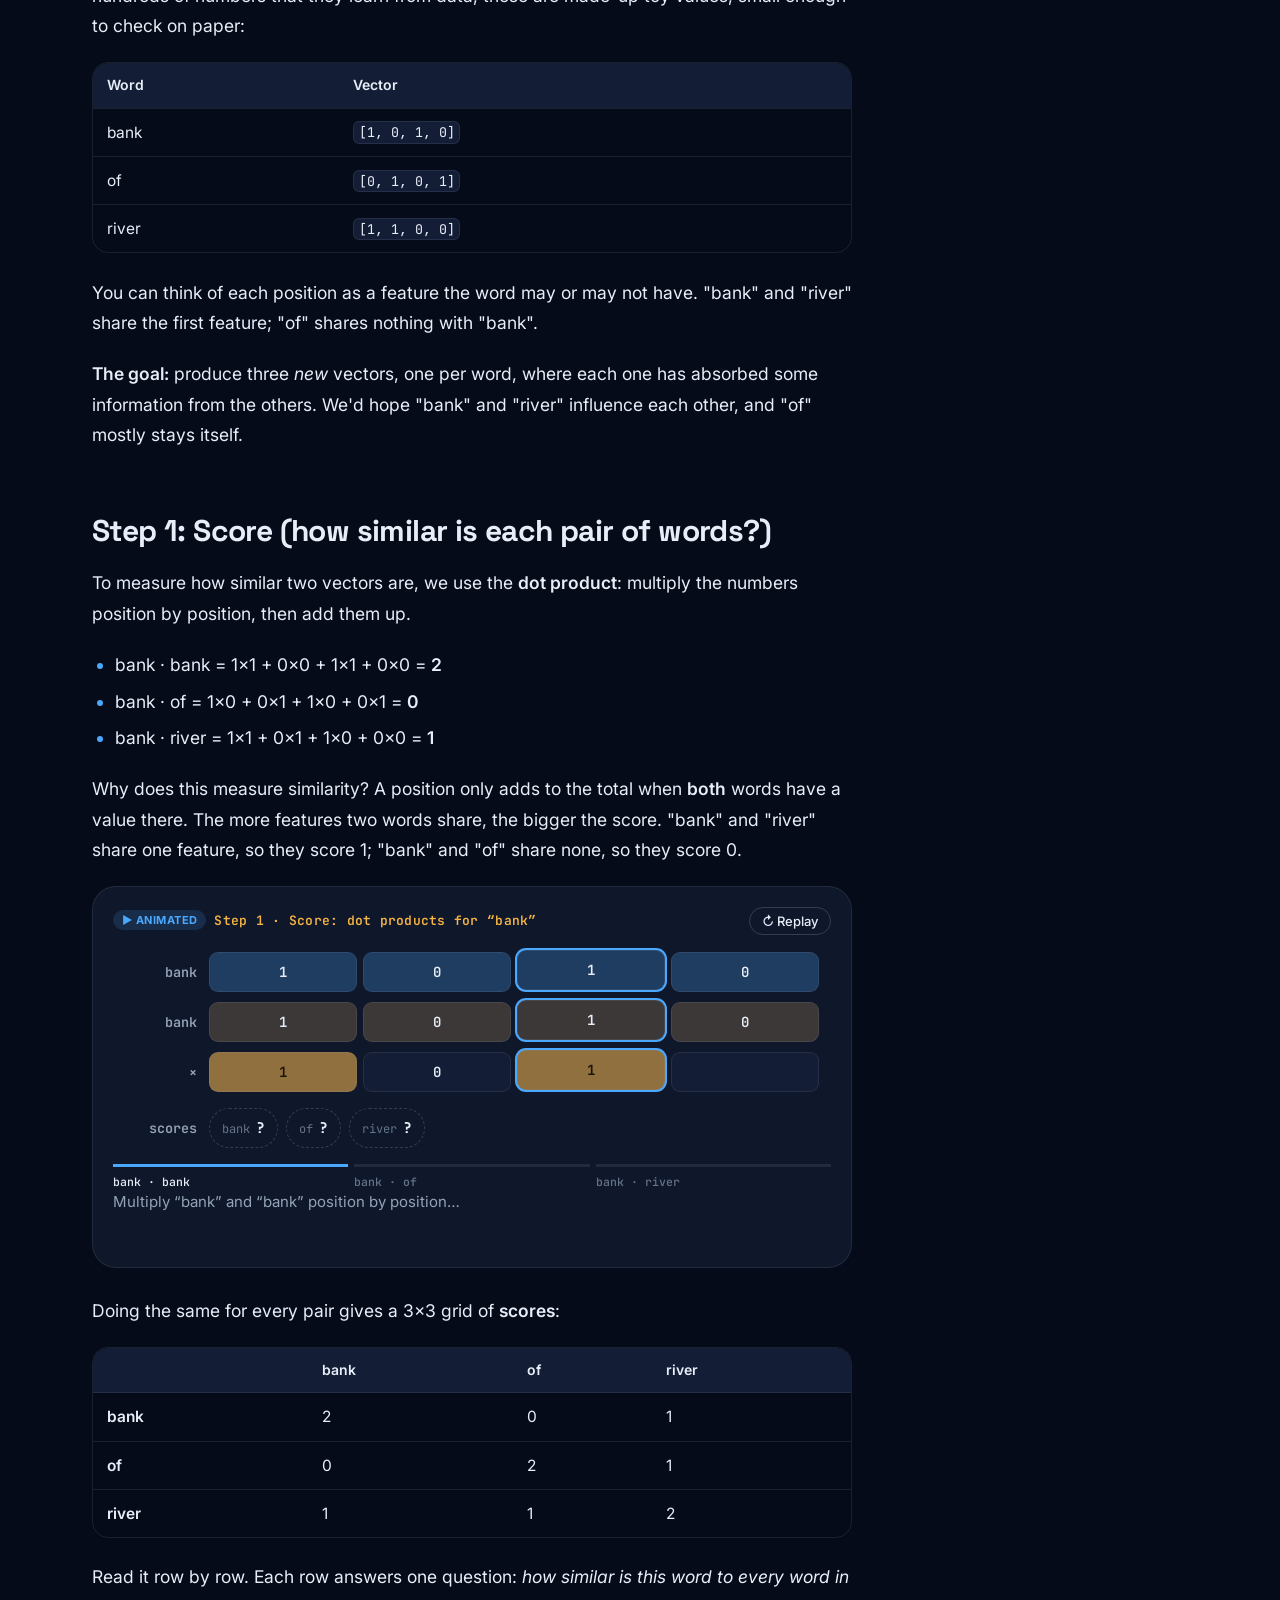
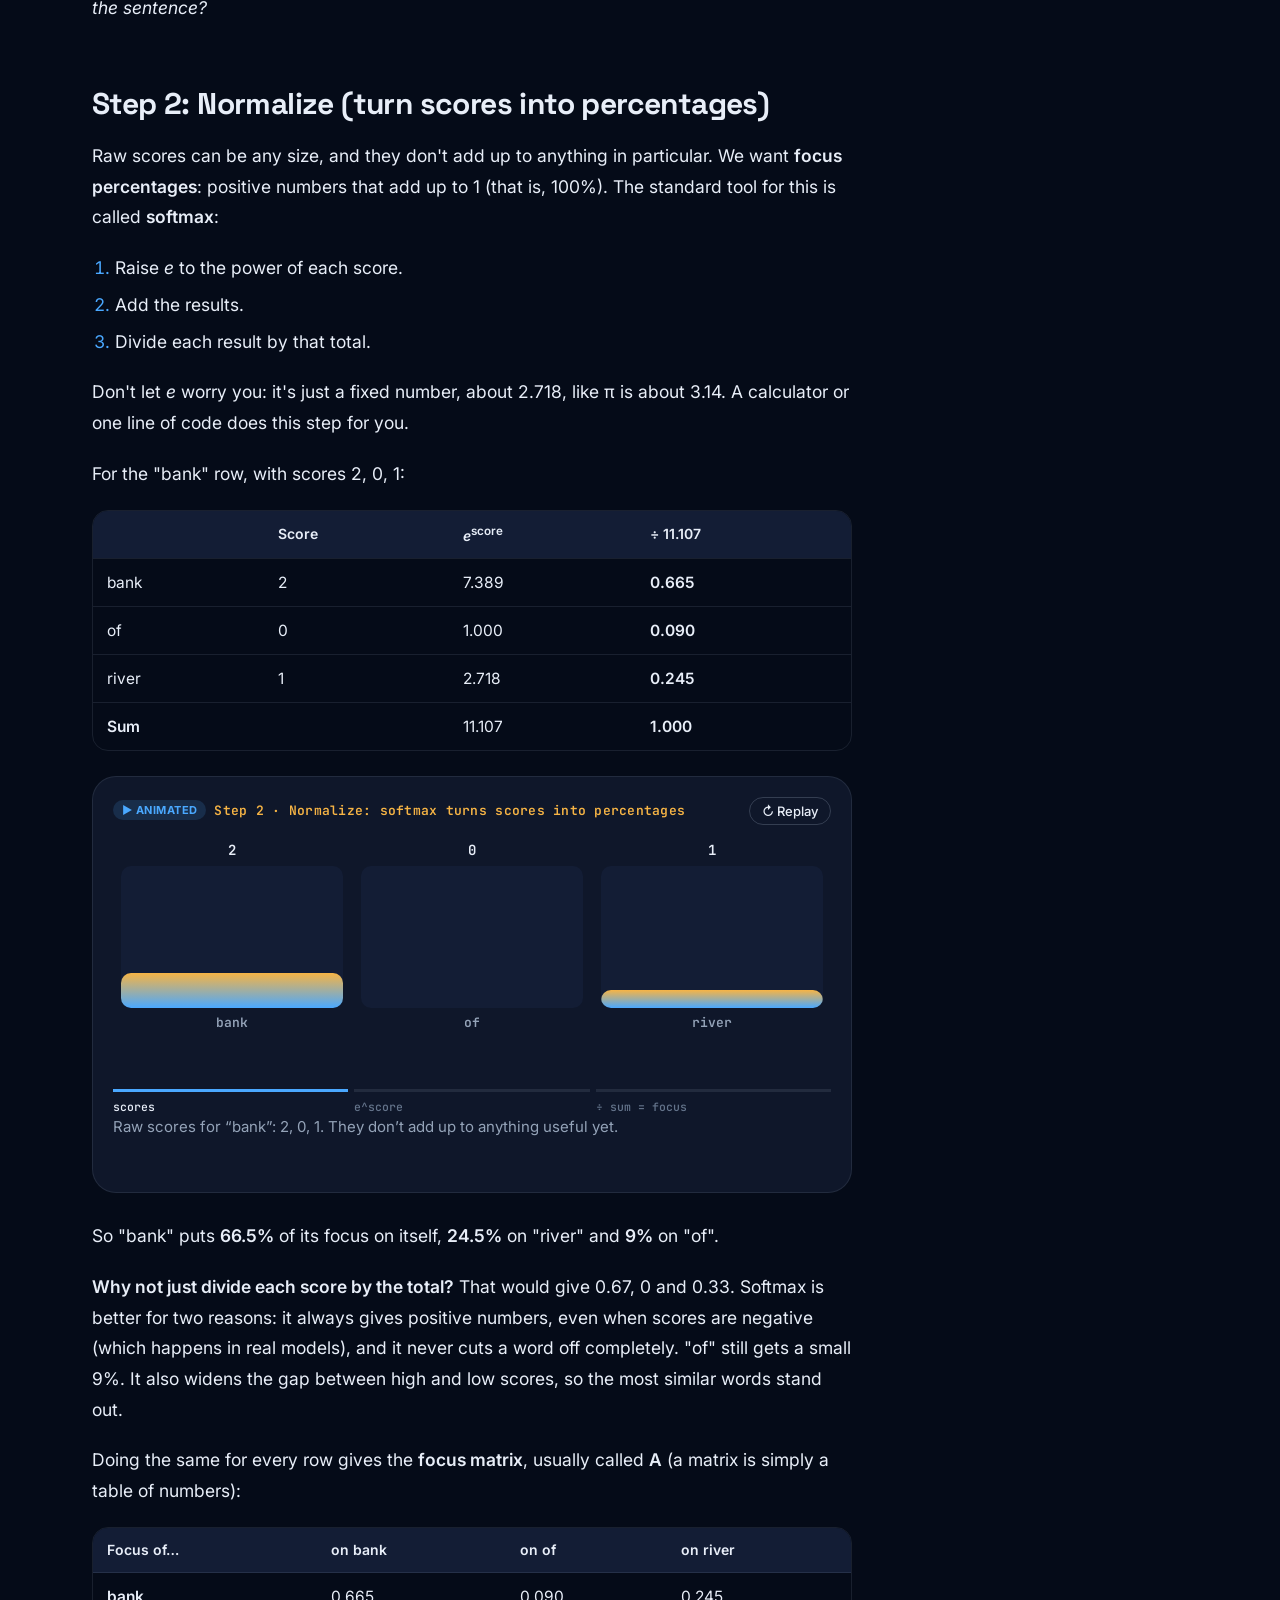
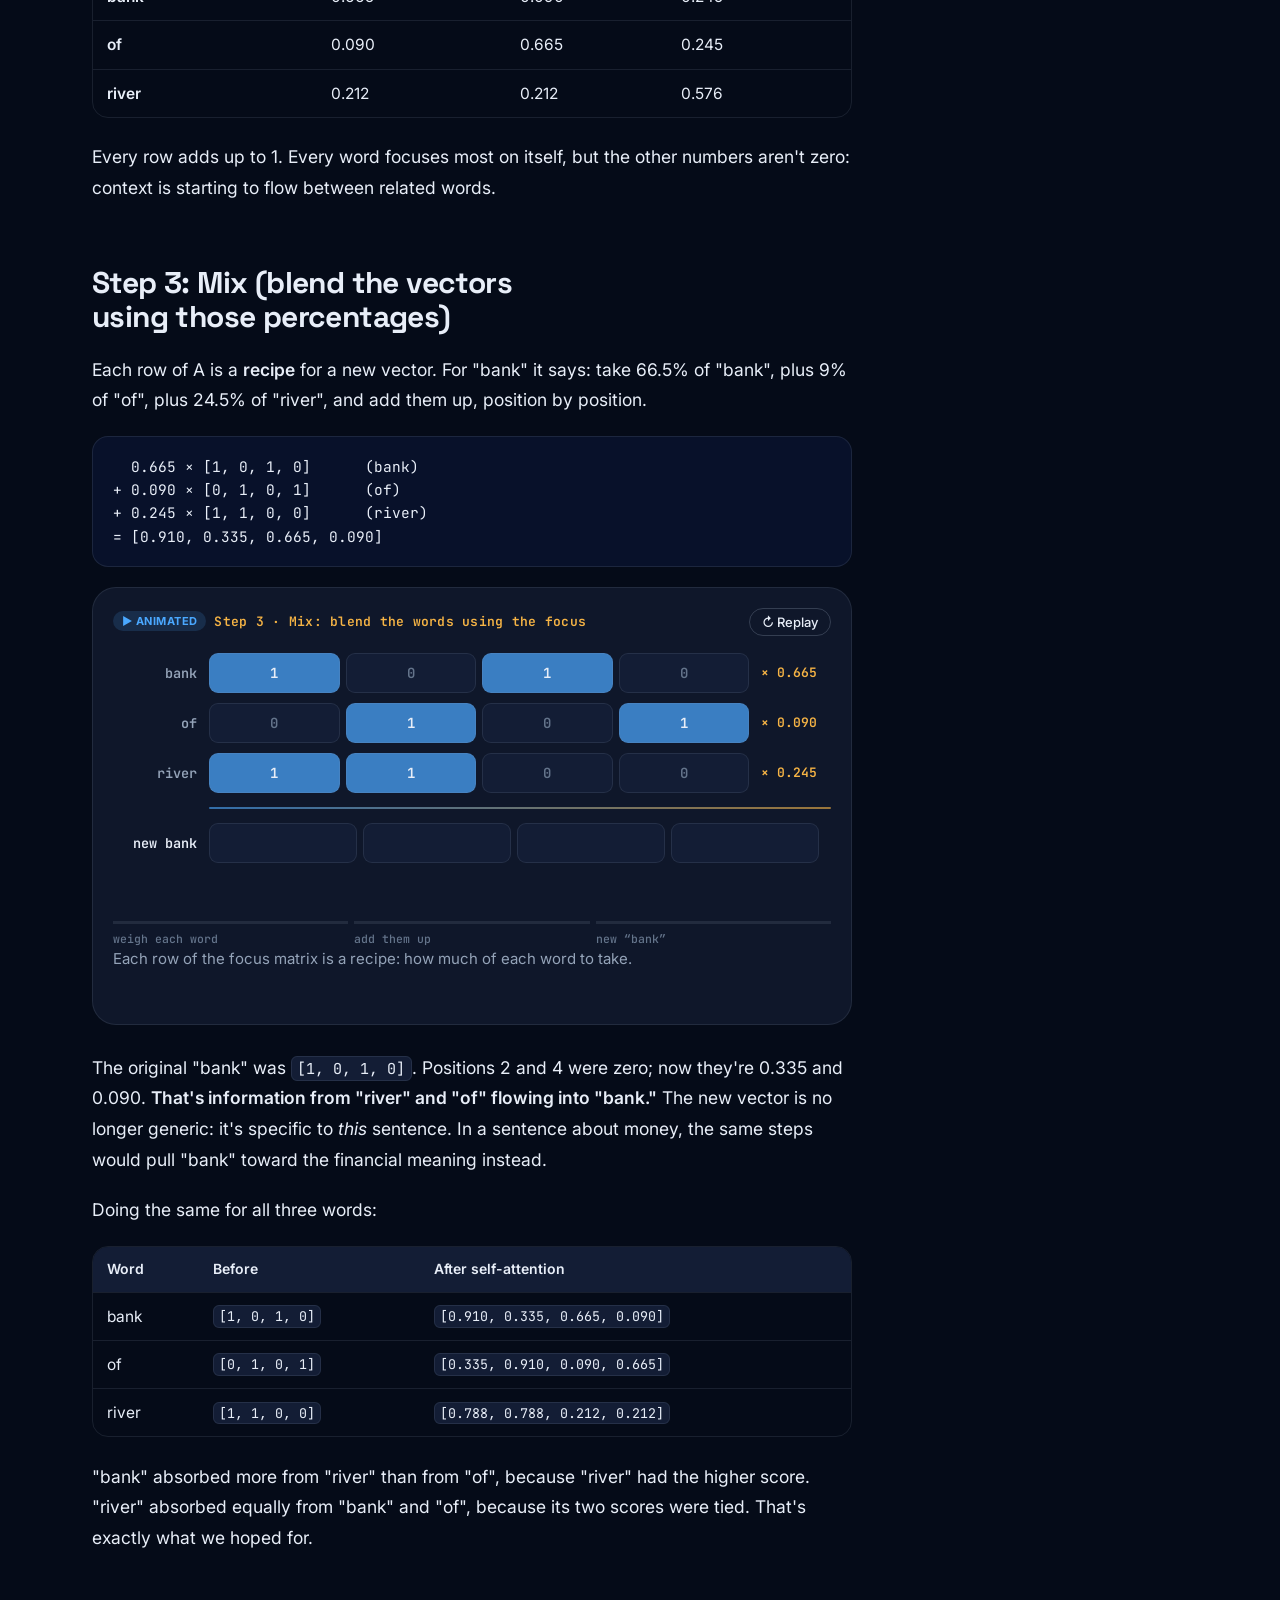
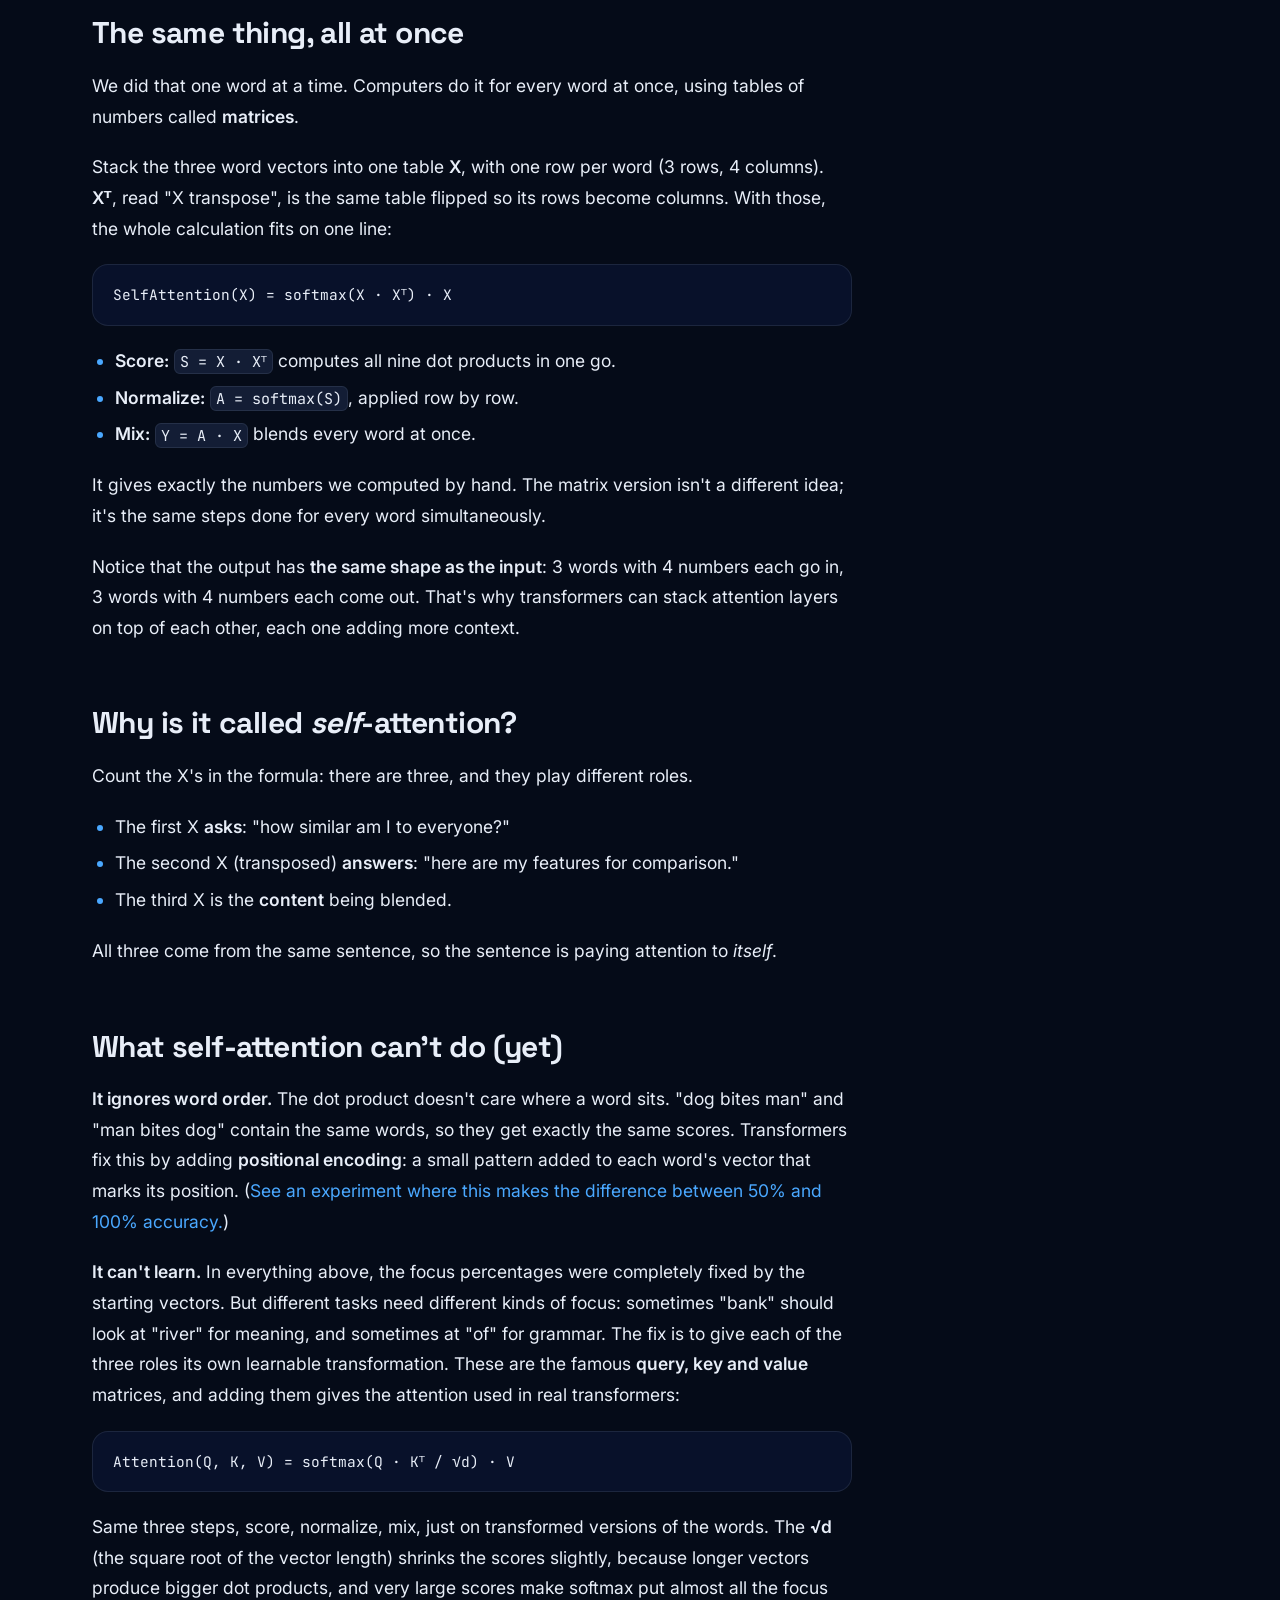
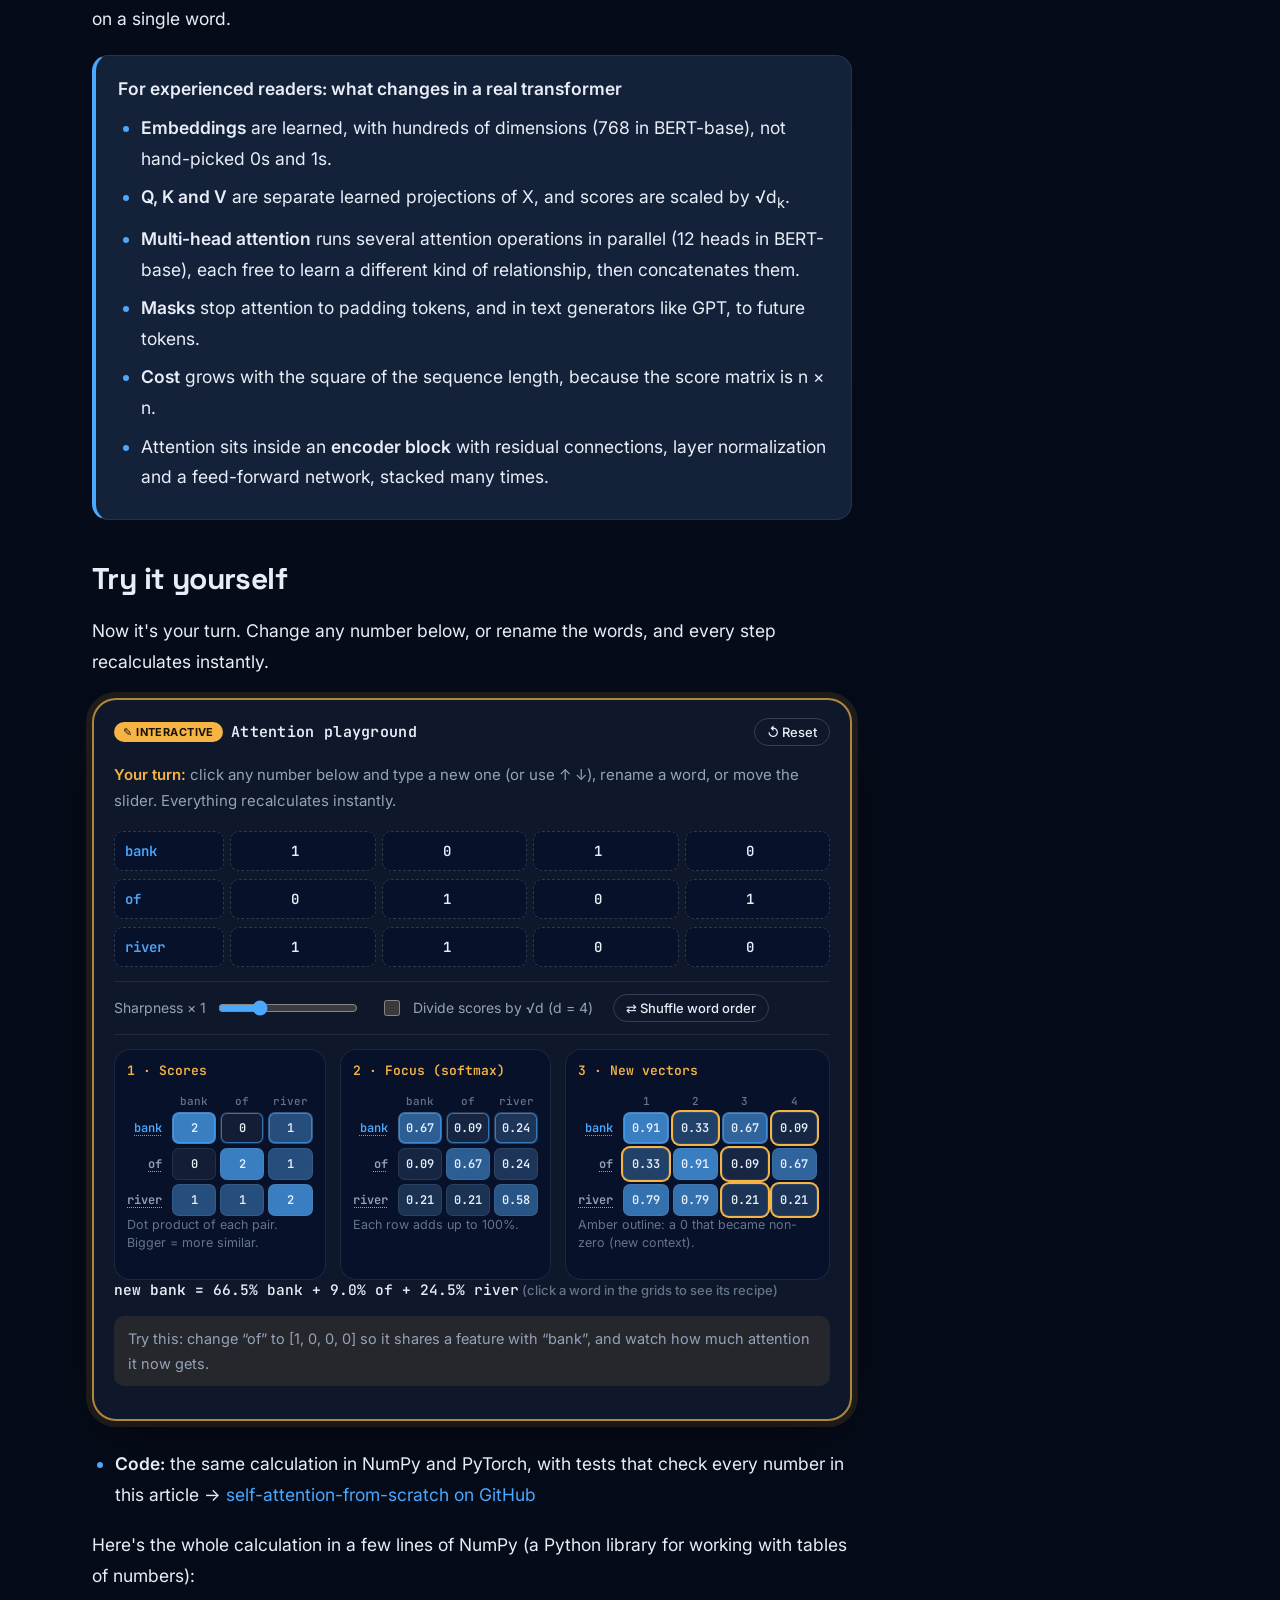
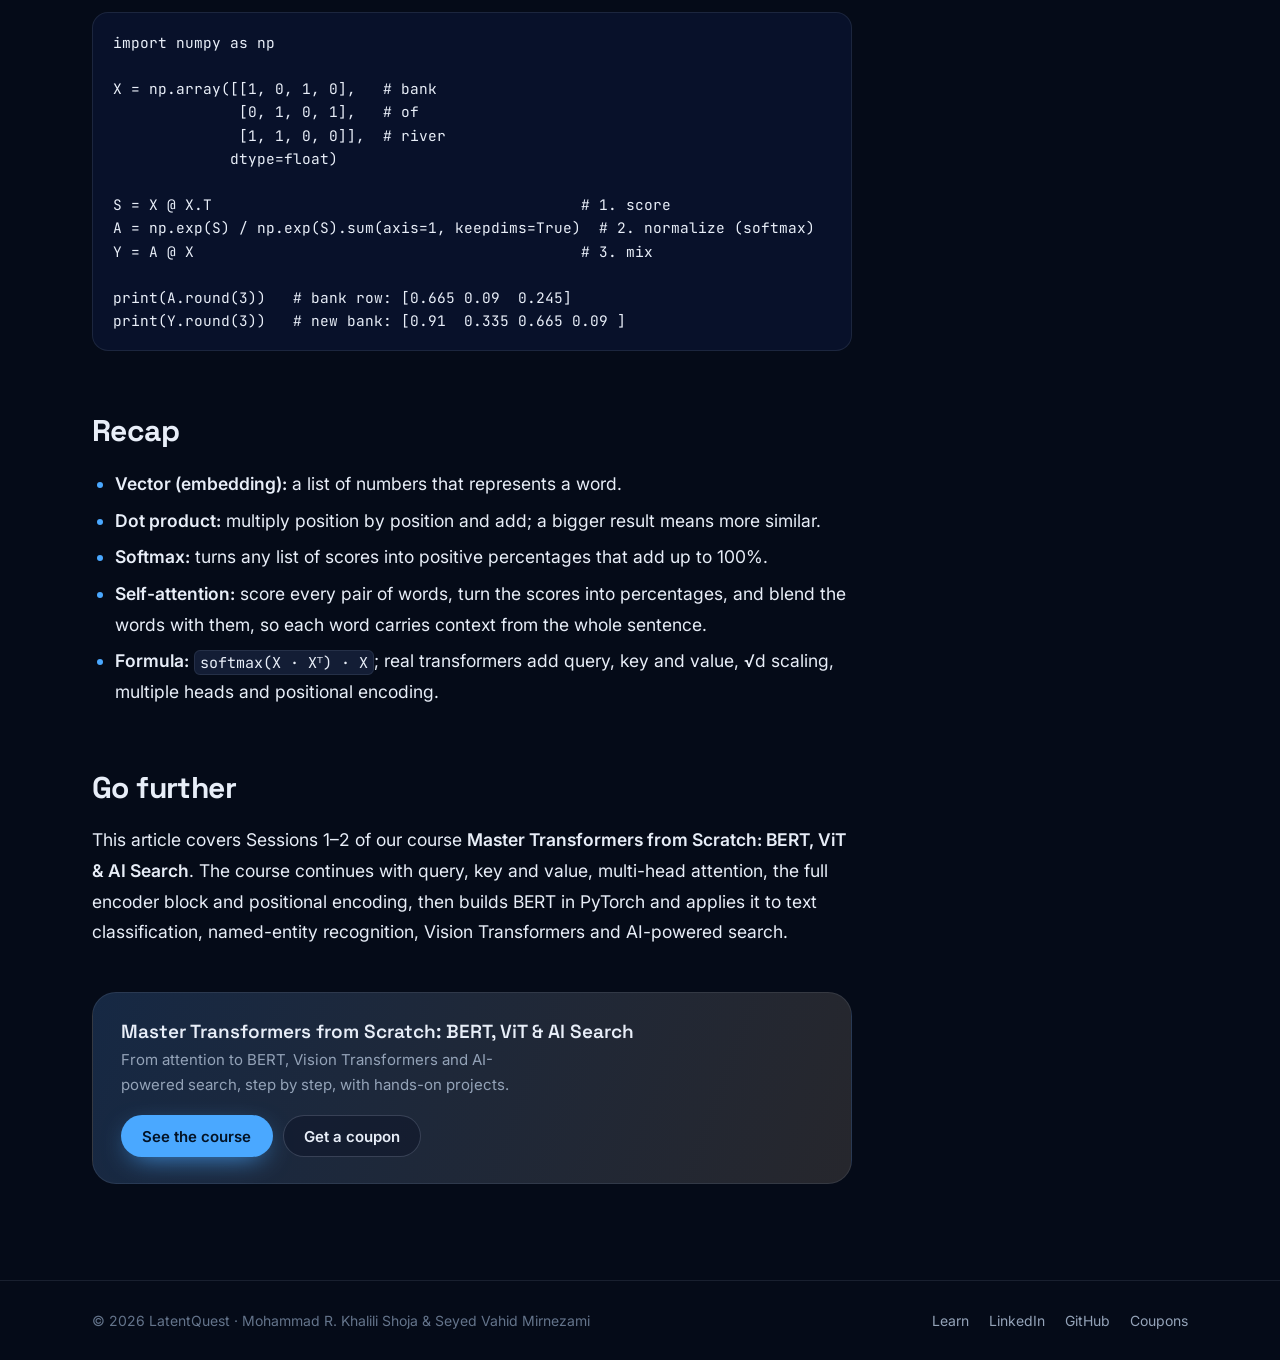
<file: learn/self-attention-explained/index.html>
<!doctype html>
<html lang="en" data-theme="dark">
<head>
  <meta charset="utf-8">
  <meta name="viewport" content="width=device-width, initial-scale=1">
  <title>Self-Attention Explained with Real Numbers · LatentQuest</title>
  <meta name="description" content="How does a transformer know that &quot;bank&quot; means a riverbank? Compute self-attention by hand on a three-word example, step by step, with numbers you can check. No advanced math needed.">
  <link rel="canonical" href="https://latentquest.ai/learn/self-attention-explained/">
  <meta property="og:type" content="article">
  <meta property="og:url" content="https://latentquest.ai/learn/self-attention-explained/">
  <meta property="og:title" content="Self-Attention Explained with Real Numbers">
  <meta property="og:description" content="How does a transformer know that &quot;bank&quot; means a riverbank? Compute self-attention by hand on a three-word example, step by step, with numbers you can check. No advanced math needed.">
  <meta property="og:image" content="https://latentquest.ai/assets/img/og-latentquest-v2.jpg">
  <meta name="twitter:card" content="summary_large_image">
  <meta name="theme-color" content="#0a6fd6">
  <link rel="icon" href="../../assets/img/favicon-32.png" sizes="32x32" type="image/png">
  <link rel="icon" href="../../assets/img/favicon-48.png" sizes="48x48" type="image/png">
  <link rel="apple-touch-icon" href="../../assets/img/apple-touch-icon.png">
  <link rel="preconnect" href="https://fonts.googleapis.com">
  <link rel="preconnect" href="https://fonts.gstatic.com" crossorigin>
  <link href="https://fonts.googleapis.com/css2?family=Inter:wght@400;500;600;700&family=JetBrains+Mono:wght@400;600&family=Space+Grotesk:wght@500;600;700&display=swap" rel="stylesheet">
  <link rel="stylesheet" href="../../assets/css/style.css">
  <script>
    try {
      const saved = localStorage.getItem("theme");
      if (saved === "light" || saved === "dark") document.documentElement.dataset.theme = saved;
    } catch (e) {}
  </script>
  <script type="application/ld+json">
{
  "@context": "https://schema.org",
  "@graph": [
    {
      "@type": "TechArticle",
      "headline": "Self-Attention Explained with Real Numbers",
      "description": "How does a transformer know that \"bank\" means a riverbank? Compute self-attention by hand on a three-word example, step by step, with numbers you can check. No advanced math needed.",
      "datePublished": "2026-10-14",
      "dateModified": "2026-10-14",
      "url": "https://latentquest.ai/learn/self-attention-explained/",
      "image": "https://latentquest.ai/assets/img/og-latentquest-v2.jpg",
      "author": [
        {
          "@type": "Person",
          "name": "Mohammad R. Khalili Shoja"
        },
        {
          "@type": "Person",
          "name": "Seyed Vahid Mirnezami"
        }
      ],
      "publisher": {
        "@type": "Organization",
        "name": "LatentQuest",
        "url": "https://latentquest.ai/",
        "logo": {
          "@type": "ImageObject",
          "url": "https://latentquest.ai/assets/brand/icon-512.png"
        }
      },
      "isAccessibleForFree": true,
      "inLanguage": "en"
    },
    {
      "@type": "BreadcrumbList",
      "itemListElement": [
        {
          "@type": "ListItem",
          "position": 1,
          "name": "Home",
          "item": "https://latentquest.ai/"
        },
        {
          "@type": "ListItem",
          "position": 2,
          "name": "Learn",
          "item": "https://latentquest.ai/learn/"
        },
        {
          "@type": "ListItem",
          "position": 3,
          "name": "Self-Attention Explained with Real Numbers",
          "item": "https://latentquest.ai/learn/self-attention-explained/"
        }
      ]
    }
  ]
}
  </script>
</head>
<body>
  <header class="nav is-scrolled">
    <div class="container nav__inner">
      <a class="brand" href="../../" aria-label="Home">
        <img class="brand__logo" src="../../assets/img/logo-tile-96.png" alt="" width="34" height="34">
        <span class="brand__text">LatentQuest</span>
      </a>
      <nav class="nav__links" aria-label="Primary">
        <a href="../../#course">Courses</a>
        <a href="../../learn/">Learn</a>
        <a href="../../#demo">Try attention</a>
        <a href="../../#code">Free code</a>
        <a href="../../#instructors">Instructors</a>
      </nav>
      <div class="nav__actions">
        <button class="icon-btn" id="theme-toggle" type="button" aria-label="Switch color theme">
          <svg class="icon-sun" viewBox="0 0 24 24" aria-hidden="true"><circle cx="12" cy="12" r="4.5"/><path d="M12 1.5v3M12 19.5v3M4.2 4.2l2.1 2.1M17.7 17.7l2.1 2.1M1.5 12h3M19.5 12h3M4.2 19.8l2.1-2.1M17.7 6.3l2.1-2.1"/></svg>
          <svg class="icon-moon" viewBox="0 0 24 24" aria-hidden="true"><path d="M20.5 14.5A8.5 8.5 0 0 1 9.5 3.5a8.5 8.5 0 1 0 11 11z"/></svg>
        </button>
        <a class="btn btn--primary btn--sm nav__cta" href="https://www.udemy.com/course/master-transformers-from-scratch-bert-vit-ai-search/?referralCode=741D2251A98D41859FB9" target="_blank" rel="noopener">Enroll</a>
      </div>
    </div>
  </header>

  <main class="article">
    <div class="container article__layout">
      <article class="article__main">
        <nav class="crumbs" aria-label="Breadcrumb"><a href="../../">Home</a> / <a href="../../learn/">Learn</a> / <span>Transformers</span></nav>
        <h1>Self-Attention Explained with Real Numbers</h1>
        <p class="article__lead">How does a transformer know that &quot;bank&quot; means a riverbank? Compute self-attention by hand on a three-word example, step by step, with numbers you can check. No advanced math needed.</p>
        <p class="article__meta">By Mohammad R. Khalili Shoja &amp; Seyed Vahid Mirnezami · 2026-10-14 · 12 min read · Sessions 1–2</p>
        <div class="prose">
<aside class="callout"><p><strong>In 30 seconds</strong></p>
<ul><li>Every word in a sentence starts as a list of numbers, and "bank" gets the same list whether you mean a riverbank or a money bank.</li><li><strong>Self-attention</strong> lets each word borrow information from the other words in the same sentence, so "bank" next to "river" ends up different from "bank" next to "money".</li><li>It takes three steps: <strong>score</strong> (how similar is each pair of words?), <strong>normalize</strong> (turn the scores into percentages), <strong>mix</strong> (blend the words using those percentages).</li><li>Below, we compute every number by hand. If you can add and multiply, you can follow along.</li><li>Watch the <strong>animations</strong> in each step, then try the <strong>interactive playground</strong> at the end: <a href="#try-it-yourself">jump to it ↓</a></li></ul></aside>
<h2 id="the-problem-words-need-context">The problem: words need context</h2>
<p>The word <strong>"bank"</strong> can mean the side of a river or a place that holds your money. You know which one from the words around it:</p>
<ul><li>"I walked along the <strong>bank</strong> of the river."</li><li>"I deposited money at the <strong>bank</strong> on Monday."</li></ul>
<p>A computer can't work with words directly, so a language model turns every word into a <strong>vector</strong>: simply a list of numbers that describes the word. (This list is also called an <strong>embedding</strong>.) The problem is that "bank" gets <strong>the same list of numbers in both sentences</strong>. The model needs a way to update that list so it reflects the words around it.</p>
<p>That's what <strong>self-attention</strong> does. It's the core of every transformer, the architecture behind BERT, Vision Transformers and modern language models. And underneath, it's only three steps: <strong>score, normalize, mix</strong>.</p>
<h2 id="the-example-three-words-four-numbers-each">The example: three words, four numbers each</h2>
<p>We'll use the phrase "bank of river". Each word gets a vector of 4 numbers. Real models use hundreds of numbers that they learn from data; these are made-up toy values, small enough to check on paper:</p>
<div class="table-wrap"><table><thead><tr><th>Word</th><th>Vector</th></tr></thead><tbody><tr><td>bank</td><td><code>[1, 0, 1, 0]</code></td></tr><tr><td>of</td><td><code>[0, 1, 0, 1]</code></td></tr><tr><td>river</td><td><code>[1, 1, 0, 0]</code></td></tr></tbody></table></div>
<p>You can think of each position as a feature the word may or may not have. "bank" and "river" share the first feature; "of" shares nothing with "bank".</p>
<p><strong>The goal:</strong> produce three <em>new</em> vectors, one per word, where each one has absorbed some information from the others. We'd hope "bank" and "river" influence each other, and "of" mostly stays itself.</p>
<h2 id="step-1-score-how-similar-is-each-pair-of-words">Step 1: Score (how similar is each pair of words?)</h2>
<p>To measure how similar two vectors are, we use the <strong>dot product</strong>: multiply the numbers position by position, then add them up.</p>
<ul><li>bank · bank = 1×1 + 0×0 + 1×1 + 0×0 = <strong>2</strong></li><li>bank · of = 1×0 + 0×1 + 1×0 + 0×1 = <strong>0</strong></li><li>bank · river = 1×1 + 0×1 + 1×0 + 0×0 = <strong>1</strong></li></ul>
<p>Why does this measure similarity? A position only adds to the total when <strong>both</strong> words have a value there. The more features two words share, the bigger the score. "bank" and "river" share one feature, so they score 1; "bank" and "of" share none, so they score 0.</p>
<figure class="lq-anim" data-anim="dot" aria-label="Step-by-step animation"></figure>
<p>Doing the same for every pair gives a 3×3 grid of <strong>scores</strong>:</p>
<div class="table-wrap"><table><thead><tr><th></th><th>bank</th><th>of</th><th>river</th></tr></thead><tbody><tr><td><strong>bank</strong></td><td>2</td><td>0</td><td>1</td></tr><tr><td><strong>of</strong></td><td>0</td><td>2</td><td>1</td></tr><tr><td><strong>river</strong></td><td>1</td><td>1</td><td>2</td></tr></tbody></table></div>
<p>Read it row by row. Each row answers one question: <em>how similar is this word to every word in the sentence?</em></p>
<h2 id="step-2-normalize-turn-scores-into-percentages">Step 2: Normalize (turn scores into percentages)</h2>
<p>Raw scores can be any size, and they don't add up to anything in particular. We want <strong>focus percentages</strong>: positive numbers that add up to 1 (that is, 100%). The standard tool for this is called <strong>softmax</strong>:</p>
<ol><li>Raise <em>e</em> to the power of each score.</li><li>Add the results.</li><li>Divide each result by that total.</li></ol>
<p>Don't let <em>e</em> worry you: it's just a fixed number, about 2.718, like π is about 3.14. A calculator or one line of code does this step for you.</p>
<p>For the "bank" row, with scores 2, 0, 1:</p>
<div class="table-wrap"><table><thead><tr><th></th><th>Score</th><th><em>e</em><sup>score</sup></th><th>÷ 11.107</th></tr></thead><tbody><tr><td>bank</td><td>2</td><td>7.389</td><td><strong>0.665</strong></td></tr><tr><td>of</td><td>0</td><td>1.000</td><td><strong>0.090</strong></td></tr><tr><td>river</td><td>1</td><td>2.718</td><td><strong>0.245</strong></td></tr><tr><td><strong>Sum</strong></td><td></td><td>11.107</td><td><strong>1.000</strong></td></tr></tbody></table></div>
<figure class="lq-anim" data-anim="softmax" aria-label="Step-by-step animation"></figure>
<p>So "bank" puts <strong>66.5%</strong> of its focus on itself, <strong>24.5%</strong> on "river" and <strong>9%</strong> on "of".</p>
<p><strong>Why not just divide each score by the total?</strong> That would give 0.67, 0 and 0.33. Softmax is better for two reasons: it always gives positive numbers, even when scores are negative (which happens in real models), and it never cuts a word off completely. "of" still gets a small 9%. It also widens the gap between high and low scores, so the most similar words stand out.</p>
<p>Doing the same for every row gives the <strong>focus matrix</strong>, usually called <strong>A</strong> (a matrix is simply a table of numbers):</p>
<div class="table-wrap"><table><thead><tr><th>Focus of…</th><th>on bank</th><th>on of</th><th>on river</th></tr></thead><tbody><tr><td><strong>bank</strong></td><td>0.665</td><td>0.090</td><td>0.245</td></tr><tr><td><strong>of</strong></td><td>0.090</td><td>0.665</td><td>0.245</td></tr><tr><td><strong>river</strong></td><td>0.212</td><td>0.212</td><td>0.576</td></tr></tbody></table></div>
<p>Every row adds up to 1. Every word focuses most on itself, but the other numbers aren't zero: context is starting to flow between related words.</p>
<h2 id="step-3-mix-blend-the-vectors-using-those-percentages">Step 3: Mix (blend the vectors using those percentages)</h2>
<p>Each row of A is a <strong>recipe</strong> for a new vector. For "bank" it says: take 66.5% of "bank", plus 9% of "of", plus 24.5% of "river", and add them up, position by position.</p>
<pre class="code"><code>  0.665 × [1, 0, 1, 0]      (bank)
+ 0.090 × [0, 1, 0, 1]      (of)
+ 0.245 × [1, 1, 0, 0]      (river)
= [0.910, 0.335, 0.665, 0.090]</code></pre>
<figure class="lq-anim" data-anim="mix" aria-label="Step-by-step animation"></figure>
<p>The original "bank" was <code>[1, 0, 1, 0]</code>. Positions 2 and 4 were zero; now they're 0.335 and 0.090. <strong>That's information from "river" and "of" flowing into "bank."</strong> The new vector is no longer generic: it's specific to <em>this</em> sentence. In a sentence about money, the same steps would pull "bank" toward the financial meaning instead.</p>
<p>Doing the same for all three words:</p>
<div class="table-wrap"><table><thead><tr><th>Word</th><th>Before</th><th>After self-attention</th></tr></thead><tbody><tr><td>bank</td><td><code>[1, 0, 1, 0]</code></td><td><code>[0.910, 0.335, 0.665, 0.090]</code></td></tr><tr><td>of</td><td><code>[0, 1, 0, 1]</code></td><td><code>[0.335, 0.910, 0.090, 0.665]</code></td></tr><tr><td>river</td><td><code>[1, 1, 0, 0]</code></td><td><code>[0.788, 0.788, 0.212, 0.212]</code></td></tr></tbody></table></div>
<p>"bank" absorbed more from "river" than from "of", because "river" had the higher score. "river" absorbed equally from "bank" and "of", because its two scores were tied. That's exactly what we hoped for.</p>
<h2 id="the-same-thing-all-at-once">The same thing, all at once</h2>
<p>We did that one word at a time. Computers do it for every word at once, using tables of numbers called <strong>matrices</strong>.</p>
<p>Stack the three word vectors into one table <strong>X</strong>, with one row per word (3 rows, 4 columns). <strong>Xᵀ</strong>, read "X transpose", is the same table flipped so its rows become columns. With those, the whole calculation fits on one line:</p>
<pre class="code"><code>SelfAttention(X) = softmax(X · Xᵀ) · X</code></pre>
<ul><li><strong>Score:</strong> <code>S = X · Xᵀ</code> computes all nine dot products in one go.</li><li><strong>Normalize:</strong> <code>A = softmax(S)</code>, applied row by row.</li><li><strong>Mix:</strong> <code>Y = A · X</code> blends every word at once.</li></ul>
<p>It gives exactly the numbers we computed by hand. The matrix version isn't a different idea; it's the same steps done for every word simultaneously.</p>
<p>Notice that the output has <strong>the same shape as the input</strong>: 3 words with 4 numbers each go in, 3 words with 4 numbers each come out. That's why transformers can stack attention layers on top of each other, each one adding more context.</p>
<h2 id="why-is-it-called-self-attention">Why is it called <em>self</em>-attention?</h2>
<p>Count the X's in the formula: there are three, and they play different roles.</p>
<ul><li>The first X <strong>asks</strong>: "how similar am I to everyone?"</li><li>The second X (transposed) <strong>answers</strong>: "here are my features for comparison."</li><li>The third X is the <strong>content</strong> being blended.</li></ul>
<p>All three come from the same sentence, so the sentence is paying attention to <em>itself</em>.</p>
<h2 id="what-self-attention-can-t-do-yet">What self-attention can't do (yet)</h2>
<p><strong>It ignores word order.</strong> The dot product doesn't care where a word sits. "dog bites man" and "man bites dog" contain the same words, so they get exactly the same scores. Transformers fix this by adding <strong>positional encoding</strong>: a small pattern added to each word's vector that marks its position. (<a href="https://github.com/LatentQuest/transformer-encoder-pytorch" target="_blank" rel="noopener">See an experiment where this makes the difference between 50% and 100% accuracy.</a>)</p>
<p><strong>It can't learn.</strong> In everything above, the focus percentages were completely fixed by the starting vectors. But different tasks need different kinds of focus: sometimes "bank" should look at "river" for meaning, and sometimes at "of" for grammar. The fix is to give each of the three roles its own learnable transformation. These are the famous <strong>query, key and value</strong> matrices, and adding them gives the attention used in real transformers:</p>
<pre class="code"><code>Attention(Q, K, V) = softmax(Q · Kᵀ / √d) · V</code></pre>
<p>Same three steps, score, normalize, mix, just on transformed versions of the words. The <strong>√d</strong> (the square root of the vector length) shrinks the scores slightly, because longer vectors produce bigger dot products, and very large scores make softmax put almost all the focus on a single word.</p>
<aside class="callout"><p><strong>For experienced readers: what changes in a real transformer</strong></p>
<ul><li><strong>Embeddings</strong> are learned, with hundreds of dimensions (768 in BERT-base), not hand-picked 0s and 1s.</li><li><strong>Q, K and V</strong> are separate learned projections of X, and scores are scaled by √d<sub>k</sub>.</li><li><strong>Multi-head attention</strong> runs several attention operations in parallel (12 heads in BERT-base), each free to learn a different kind of relationship, then concatenates them.</li><li><strong>Masks</strong> stop attention to padding tokens, and in text generators like GPT, to future tokens.</li><li><strong>Cost</strong> grows with the square of the sequence length, because the score matrix is n × n.</li><li>Attention sits inside an <strong>encoder block</strong> with residual connections, layer normalization and a feed-forward network, stacked many times.</li></ul></aside>
<h2 id="try-it-yourself">Try it yourself</h2>
<p>Now it's your turn. Change any number below, or rename the words, and every step recalculates instantly.</p>
<figure class="lq-anim" data-anim="playground" aria-label="Step-by-step animation"></figure>
<ul><li><strong>Code:</strong> the same calculation in NumPy and PyTorch, with tests that check every number in this article → <a href="https://github.com/LatentQuest/self-attention-from-scratch" target="_blank" rel="noopener">self-attention-from-scratch on GitHub</a></li></ul>
<p>Here's the whole calculation in a few lines of NumPy (a Python library for working with tables of numbers):</p>
<pre class="code"><code class="language-python">import numpy as np

X = np.array([[1, 0, 1, 0],   # bank
              [0, 1, 0, 1],   # of
              [1, 1, 0, 0]],  # river
             dtype=float)

S = X @ X.T                                         # 1. score
A = np.exp(S) / np.exp(S).sum(axis=1, keepdims=True)  # 2. normalize (softmax)
Y = A @ X                                           # 3. mix

print(A.round(3))   # bank row: [0.665 0.09  0.245]
print(Y.round(3))   # new bank: [0.91  0.335 0.665 0.09 ]</code></pre>
<h2 id="recap">Recap</h2>
<ul><li><strong>Vector (embedding):</strong> a list of numbers that represents a word.</li><li><strong>Dot product:</strong> multiply position by position and add; a bigger result means more similar.</li><li><strong>Softmax:</strong> turns any list of scores into positive percentages that add up to 100%.</li><li><strong>Self-attention:</strong> score every pair of words, turn the scores into percentages, and blend the words with them, so each word carries context from the whole sentence.</li><li><strong>Formula:</strong> <code>softmax(X · Xᵀ) · X</code>; real transformers add query, key and value, √d scaling, multiple heads and positional encoding.</li></ul>
<h2 id="go-further">Go further</h2>
<p>This article covers Sessions 1–2 of our course <strong>Master Transformers from Scratch: BERT, ViT &amp; AI Search</strong>. The course continues with query, key and value, multi-head attention, the full encoder block and positional encoding, then builds BERT in PyTorch and applies it to text classification, named-entity recognition, Vision Transformers and AI-powered search.</p>
        </div>
        <aside class="article__cta">
          <div>
            <p class="article__cta-title">Master Transformers from Scratch: BERT, ViT &amp; AI Search</p>
            <p>From attention to BERT, Vision Transformers and AI-powered search, step by step, with hands-on projects.</p>
          </div>
          <div class="article__cta-actions">
            <a class="btn btn--primary" href="https://www.udemy.com/course/master-transformers-from-scratch-bert-vit-ai-search/?referralCode=741D2251A98D41859FB9" target="_blank" rel="noopener">See the course</a>
            <a class="btn btn--ghost" href="../../coupon/?course=transformers">Get a coupon</a>
          </div>
        </aside>
      </article>
      <aside class="article__side" aria-label="On this page">
        <p class="article__side-title">On this page</p>
        <ol><li><a href="#the-problem-words-need-context">The problem: words need context</a></li><li><a href="#the-example-three-words-four-numbers-each">The example: three words, four numbers each</a></li><li><a href="#step-1-score-how-similar-is-each-pair-of-words">Step 1: Score (how similar is each pair of words?)</a></li><li><a href="#step-2-normalize-turn-scores-into-percentages">Step 2: Normalize (turn scores into percentages)</a></li><li><a href="#step-3-mix-blend-the-vectors-using-those-percentages">Step 3: Mix (blend the vectors using those percentages)</a></li><li><a href="#the-same-thing-all-at-once">The same thing, all at once</a></li><li><a href="#why-is-it-called-self-attention">Why is it called self-attention?</a></li><li><a href="#what-self-attention-can-t-do-yet">What self-attention can&#x27;t do (yet)</a></li><li><a href="#try-it-yourself">Try it yourself<span class="lq-badge lq-badge--play lq-badge--sm">interactive</span></a></li><li><a href="#recap">Recap</a></li><li><a href="#go-further">Go further</a></li></ol>
        <a class="article__side-demo" href="../../#demo">Try the live attention demo →</a>
      </aside>
    </div>
  </main>

  <footer class="footer">
    <div class="container footer__inner">
      <p>© <span id="year"></span> LatentQuest · Mohammad R. Khalili Shoja &amp; Seyed Vahid Mirnezami</p>
      <nav aria-label="Footer">
        <a href="../../learn/">Learn</a>
        <a href="https://www.linkedin.com/company/latentquest" target="_blank" rel="noopener">LinkedIn</a>
        <a href="https://github.com/LatentQuest" target="_blank" rel="noopener">GitHub</a>
        <a href="../../coupon/">Coupons</a>
      </nav>
    </div>
  </footer>
  <script>
    (() => {
      const root = document.documentElement;
      document.getElementById("theme-toggle").addEventListener("click", () => {
        const next = root.dataset.theme === "dark" ? "light" : "dark";
        root.dataset.theme = next;
        try { localStorage.setItem("theme", next); } catch (e) {}
      });
      document.getElementById("year").textContent = new Date().getFullYear();
    })();
  </script>
  <script src="../../assets/js/article-anim.js" defer></script>
</body>
</html>
</file>
<file: assets/css/style.css>
/* ---------- Tokens ---------- */
:root {
  --font-body: "Inter", system-ui, -apple-system, "Segoe UI", sans-serif;
  --font-head: "Space Grotesk", var(--font-body);
  --font-mono: "JetBrains Mono", ui-monospace, SFMono-Regular, Menlo, monospace;

  --radius-sm: 10px;
  --radius: 16px;
  --radius-lg: 24px;
  --container: 1160px;
  --gutter: clamp(16px, 4vw, 32px);
  --ease: cubic-bezier(.2, .7, .2, 1);
}

:root[data-theme="dark"] {
  --bg: #050b18;
  --bg-alt: #08112a;
  --surface: #0f172a;
  --surface-2: #131d35;
  --border: rgba(148, 163, 184, .14);
  --border-strong: rgba(148, 163, 184, .28);
  --text: #e8eef8;
  --muted: #94a3b8;
  --faint: #64748b;
  --cyan: #4aa8ff;
  --cyan-ink: #031326;
  --amber: #f6b445;
  --violet: #a78bfa;
  --cell-low: #0f1b33;
  --shadow: 0 20px 60px -20px rgba(0, 0, 0, .65);
  --glow-a: rgba(74, 168, 255, .16);
  --glow-b: rgba(246, 180, 69, .10);
  color-scheme: dark;
}

:root[data-theme="light"] {
  --bg: #f6f8fc;
  --bg-alt: #eef2f9;
  --surface: #ffffff;
  --surface-2: #f3f6fb;
  --border: rgba(15, 23, 42, .10);
  --border-strong: rgba(15, 23, 42, .20);
  --text: #0b1220;
  --muted: #475569;
  --faint: #64748b;
  --cyan: #0a6fd6;
  --cyan-ink: #ffffff;
  --amber: #b86e00;
  --violet: #6d4fd8;
  --cell-low: #e6edf7;
  --shadow: 0 20px 50px -24px rgba(15, 23, 42, .25);
  --glow-a: rgba(10, 111, 214, .12);
  --glow-b: rgba(184, 110, 0, .08);
  color-scheme: light;
}

/* ---------- Base ---------- */
*, *::before, *::after { box-sizing: border-box; }
html { scroll-behavior: smooth; scroll-padding-top: 80px; -webkit-text-size-adjust: 100%; }
body {
  margin: 0;
  background: var(--bg);
  color: var(--text);
  font: 400 16px/1.65 var(--font-body);
  -webkit-font-smoothing: antialiased;
  overflow-x: hidden;
}
img { max-width: 100%; display: block; }
a { color: var(--cyan); text-decoration: none; }
a:hover { text-decoration: underline; text-underline-offset: 3px; }
h1, h2, h3 { font-family: var(--font-head); letter-spacing: -.02em; line-height: 1.12; margin: 0; }
p { margin: 0 0 1em; }
code { font-family: var(--font-mono); font-size: .88em; padding: .1em .35em; border-radius: 6px; background: var(--surface-2); border: 1px solid var(--border); }
:focus-visible { outline: 2px solid var(--cyan); outline-offset: 3px; border-radius: 6px; }

.container { width: 100%; max-width: var(--container); margin: 0 auto; padding: 0 var(--gutter); }
.skip-link { position: absolute; left: -999px; top: 8px; background: var(--surface); padding: 8px 14px; border-radius: 8px; z-index: 100; }
.skip-link:focus { left: 8px; }

/* ---------- Buttons ---------- */
.btn {
  display: inline-flex; align-items: center; gap: .55em;
  padding: .82em 1.35em; border-radius: 999px;
  font: 600 15px/1 var(--font-body); white-space: nowrap;
  border: 1px solid transparent; cursor: pointer;
  transition: transform .2s var(--ease), box-shadow .2s var(--ease), background .2s, border-color .2s;
}
.btn:hover { text-decoration: none; transform: translateY(-1px); }
.btn svg { width: 18px; height: 18px; fill: none; stroke: currentColor; stroke-width: 2; stroke-linecap: round; stroke-linejoin: round; }
.btn--primary { background: var(--cyan); color: var(--cyan-ink); box-shadow: 0 8px 28px -10px var(--cyan); }
.btn--primary:hover { box-shadow: 0 12px 34px -10px var(--cyan); }
.btn--ghost { color: var(--text); border-color: var(--border-strong); background: color-mix(in srgb, var(--surface) 60%, transparent); }
.btn--ghost:hover { border-color: var(--cyan); }
.btn--sm { padding: .6em 1.05em; font-size: 14px; }

.icon-btn {
  width: 38px; height: 38px; display: grid; place-items: center;
  border-radius: 50%; border: 1px solid var(--border); background: transparent; color: var(--text); cursor: pointer;
}
.icon-btn:hover { border-color: var(--border-strong); }
.icon-btn svg { width: 18px; height: 18px; fill: none; stroke: currentColor; stroke-width: 1.8; stroke-linecap: round; }
:root[data-theme="dark"] .icon-moon, :root[data-theme="light"] .icon-sun { display: none; }

/* ---------- Nav ---------- */
.nav {
  position: sticky; top: 0; z-index: 50;
  backdrop-filter: saturate(160%) blur(14px); -webkit-backdrop-filter: saturate(160%) blur(14px);
  background: color-mix(in srgb, var(--bg) 72%, transparent);
  border-bottom: 1px solid transparent; transition: border-color .3s;
}
.nav.is-scrolled { border-bottom-color: var(--border); }
.nav__inner { display: flex; align-items: center; gap: 24px; height: 68px; }
.brand { display: flex; align-items: center; gap: 10px; color: var(--text); font: 700 17px var(--font-head); letter-spacing: -.01em; }
.brand:hover { text-decoration: none; }
.brand__logo { width: 34px; height: 34px; border-radius: 9px; box-shadow: 0 0 0 1px var(--border); }
.nav__links { display: flex; gap: 26px; margin-left: auto; }
.nav__links a { color: var(--muted); font-size: 15px; font-weight: 500; }
.nav__links a:hover { color: var(--text); text-decoration: none; }
.nav__actions { display: flex; align-items: center; gap: 12px; }

/* ---------- Hero ---------- */
.hero { position: relative; padding: clamp(56px, 9vw, 120px) 0 clamp(64px, 9vw, 112px); overflow: hidden; }
.hero__canvas { position: absolute; inset: 0; width: 100%; height: 100%; opacity: .55; mask-image: radial-gradient(ellipse 80% 75% at 70% 40%, #000 30%, transparent 75%); -webkit-mask-image: radial-gradient(ellipse 80% 75% at 70% 40%, #000 30%, transparent 75%); }
.hero__glow { position: absolute; inset: -20% -10% auto auto; width: 70%; height: 120%; background: radial-gradient(closest-side, var(--glow-a), transparent), radial-gradient(closest-side at 30% 70%, var(--glow-b), transparent); pointer-events: none; }
.hero__inner { position: relative; display: grid; grid-template-columns: 1.25fr .85fr; gap: clamp(32px, 5vw, 64px); align-items: center; }
.eyebrow { display: inline-flex; align-items: center; gap: 10px; font-size: 14px; font-weight: 500; color: var(--muted); padding: 6px 14px 6px 10px; border: 1px solid var(--border); border-radius: 999px; background: color-mix(in srgb, var(--surface) 70%, transparent); margin-bottom: 26px; }
.dot { width: 8px; height: 8px; border-radius: 50%; background: var(--amber); box-shadow: 0 0 0 4px color-mix(in srgb, var(--amber) 22%, transparent); }
.hero h1 { font-size: clamp(44px, 7vw, 84px); font-weight: 700; margin-bottom: 24px; }
.grad { background: linear-gradient(100deg, var(--cyan) 10%, var(--amber) 95%); -webkit-background-clip: text; background-clip: text; color: transparent; }
.lead { font-size: clamp(17px, 1.6vw, 20px); color: var(--muted); max-width: 40ch; margin-bottom: 34px; }
.hero__ctas { display: flex; flex-wrap: wrap; gap: 14px; }
.hero__ctas--center { justify-content: center; }
.hero__facts { list-style: none; padding: 0; margin: 44px 0 0; display: flex; flex-wrap: wrap; gap: 14px 36px; }
.hero__facts li { display: flex; flex-direction: column; }
.hero__facts strong { font: 600 17px var(--font-head); }
.hero__facts span { font-size: 14px; color: var(--faint); }

.hero__card {
  background: color-mix(in srgb, var(--surface) 82%, transparent);
  border: 1px solid var(--border); border-radius: var(--radius-lg);
  padding: 24px; box-shadow: var(--shadow); backdrop-filter: blur(10px);
}
.profile { display: flex; align-items: center; gap: 16px; }
.profile__photo { width: 72px; height: 72px; border-radius: 50%; object-fit: cover; border: 2px solid var(--border-strong); }
.profile__name { font: 600 18px var(--font-head); margin: 0; }
.profile__role { font-size: 14px; color: var(--muted); margin: 2px 0 0; }
.mini-matrix { margin: 22px 0; padding: 16px; border-radius: var(--radius); background: var(--bg-alt); border: 1px solid var(--border); }
.mini-matrix__label { font: 500 12.5px var(--font-mono); color: var(--faint); margin-bottom: 12px; }
.mini-matrix__grid { display: grid; grid-template-columns: auto repeat(3, 1fr); gap: 6px; align-items: center; }
.mm-head { font: 500 12px var(--font-mono); color: var(--muted); text-align: center; }
.mm-row { font: 500 12px var(--font-mono); color: var(--muted); text-align: right; padding-right: 6px; }
.mm-cell { aspect-ratio: 1.6; border-radius: 8px; display: grid; place-items: center; font: 600 13px var(--font-mono); transition: background .6s var(--ease), color .6s; }
.profile__links { display: flex; gap: 10px; }
.profile__links a { flex: 1; display: inline-flex; justify-content: center; align-items: center; gap: 8px; padding: 10px; border-radius: 12px; border: 1px solid var(--border); color: var(--text); font-weight: 500; font-size: 14px; }
.profile__links a:hover { border-color: var(--cyan); text-decoration: none; }
.profile__links svg { width: 16px; height: 16px; fill: currentColor; }

/* ---------- Sections ---------- */
.section { padding: clamp(72px, 10vw, 120px) 0; }
.section--alt { background: var(--bg-alt); border-block: 1px solid var(--border); }
.section__head { max-width: 760px; margin-bottom: 48px; }
.kicker { font: 600 13px var(--font-mono); letter-spacing: .12em; text-transform: uppercase; color: var(--cyan); margin-bottom: 14px; }
.section h2 { font-size: clamp(30px, 4vw, 46px); margin-bottom: 18px; }
.section__lead { color: var(--muted); font-size: 18px; }

/* Pillars */
.pillars { display: grid; grid-template-columns: repeat(3, 1fr); gap: 20px; margin-bottom: 48px; }
.pillar { background: var(--surface); border: 1px solid var(--border); border-radius: var(--radius); padding: 28px; transition: transform .3s var(--ease), border-color .3s; }
.pillar:hover { transform: translateY(-3px); border-color: var(--border-strong); }
.pillar h3 { font-size: 20px; margin: 18px 0 10px; }
.pillar p { color: var(--muted); margin: 0; font-size: 15.5px; }
.pillar__icon { width: 46px; height: 46px; border-radius: 12px; display: grid; place-items: center; }
.pillar__icon svg { width: 22px; height: 22px; fill: none; stroke: currentColor; stroke-width: 2; stroke-linecap: round; stroke-linejoin: round; }
.pillar__icon--cyan { color: var(--cyan); background: color-mix(in srgb, var(--cyan) 14%, transparent); }
.pillar__icon--amber { color: var(--amber); background: color-mix(in srgb, var(--amber) 14%, transparent); }
.pillar__icon--violet { color: var(--violet); background: color-mix(in srgb, var(--violet) 14%, transparent); }

/* Syllabus */
.syllabus { background: var(--surface); border: 1px solid var(--border); border-radius: var(--radius-lg); padding: clamp(18px, 3vw, 32px); }
.syllabus__tabs { display: flex; flex-wrap: wrap; gap: 8px; margin-bottom: 24px; }
.tab { padding: 9px 16px; border-radius: 999px; border: 1px solid var(--border); background: transparent; color: var(--muted); font: 500 14px var(--font-body); cursor: pointer; transition: all .2s; }
.tab:hover { color: var(--text); border-color: var(--border-strong); }
.tab[aria-selected="true"] { background: var(--text); color: var(--bg); border-color: var(--text); }
.tab small { opacity: .65; margin-left: 4px; font-family: var(--font-mono); }
.syllabus__list { list-style: none; margin: 0; padding: 0; display: grid; grid-template-columns: repeat(2, 1fr); gap: 10px; }
.lesson { display: flex; gap: 14px; align-items: center; padding: 14px 16px; border-radius: 12px; background: var(--surface-2); border: 1px solid var(--border); animation: fadeUp .35s var(--ease) both; }
.lesson__num { flex: none; width: 38px; height: 38px; border-radius: 10px; display: grid; place-items: center; font: 600 14px var(--font-mono); color: var(--cyan); background: color-mix(in srgb, var(--cyan) 12%, transparent); }
.lesson__title { font-weight: 500; font-size: 15.5px; line-height: 1.35; }
.lesson__tag { margin-left: auto; flex: none; font: 500 11.5px var(--font-mono); color: var(--amber); border: 1px solid color-mix(in srgb, var(--amber) 40%, transparent); padding: 3px 8px; border-radius: 999px; }
.lesson__tag:hover { text-decoration: none; background: color-mix(in srgb, var(--amber) 14%, transparent); }

.course-cta { margin-top: 28px; display: flex; align-items: center; justify-content: space-between; gap: 24px; padding: 28px 32px; border-radius: var(--radius-lg); border: 1px solid var(--border); background: linear-gradient(110deg, color-mix(in srgb, var(--cyan) 12%, var(--surface)), color-mix(in srgb, var(--amber) 10%, var(--surface))); }
.course-cta__title { font: 600 20px var(--font-head); margin: 0 0 4px; }
.course-cta__sub { color: var(--muted); margin: 0; }

/* Demo */
.demo { background: var(--surface); border: 1px solid var(--border); border-radius: var(--radius-lg); padding: clamp(18px, 3vw, 32px); box-shadow: var(--shadow); }
.demo__controls { display: flex; flex-wrap: wrap; align-items: center; justify-content: space-between; gap: 14px; margin-bottom: 24px; }
.segmented { display: inline-flex; padding: 4px; border-radius: 999px; background: var(--surface-2); border: 1px solid var(--border); }
.segmented button { border: 0; background: transparent; color: var(--muted); padding: 8px 14px; border-radius: 999px; font: 500 13.5px var(--font-mono); cursor: pointer; }
.segmented button[aria-checked="true"] { background: var(--surface); color: var(--text); box-shadow: 0 1px 3px rgba(0, 0, 0, .25); }
.demo__hint { margin: 0; color: var(--faint); font-size: 14px; }
.demo__words { display: flex; flex-wrap: wrap; gap: 12px; margin-bottom: 26px; }
.word { font: 600 clamp(20px, 3vw, 28px) var(--font-head); padding: 10px 26px; border-radius: 14px; border: 1px solid var(--border); background: var(--surface-2); color: var(--muted); cursor: pointer; transition: all .2s var(--ease); }
.word:hover { color: var(--text); border-color: var(--border-strong); }
.word[aria-checked="true"] { color: var(--cyan-ink); background: var(--cyan); border-color: var(--cyan); box-shadow: 0 10px 30px -12px var(--cyan); }
.demo__grid { display: grid; grid-template-columns: 1.1fr 1fr 1.1fr; gap: 16px; }
.panel { background: var(--bg-alt); border: 1px solid var(--border); border-radius: var(--radius); padding: 20px; min-width: 0; }
.panel__title { font-weight: 600; margin-bottom: 16px; }
.panel__note { font-size: 13px; color: var(--faint); margin: 14px 0 0; }
.hl { color: var(--cyan); }
.bar { display: grid; grid-template-columns: 52px 1fr 52px; gap: 10px; align-items: center; margin-bottom: 12px; font-size: 14px; }
.bar__label { font-family: var(--font-mono); color: var(--muted); }
.bar__track { height: 12px; border-radius: 999px; background: var(--cell-low); overflow: hidden; }
.bar__fill { height: 100%; border-radius: inherit; background: linear-gradient(90deg, var(--cyan), var(--amber)); transition: width .6s var(--ease); }
.bar__val { font: 600 14px var(--font-mono); text-align: right; }
.matrix { display: grid; grid-template-columns: auto repeat(3, 1fr); gap: 5px; align-items: center; }
.matrix .mm-cell { aspect-ratio: auto; height: 44px; cursor: pointer; }
.matrix .mm-cell.is-row { outline: 2px solid var(--cyan); outline-offset: 1px; }
.vecs { display: grid; gap: 14px; }
.vec__label { font-size: 13px; color: var(--faint); margin-bottom: 6px; }
.vec__cells { display: grid; grid-template-columns: repeat(4, 1fr); gap: 5px; }
.vec__cells--3 { grid-template-columns: repeat(3, 1fr); }
.vcell { padding: 8px 4px; border-radius: 8px; text-align: center; font: 600 13.5px var(--font-mono); background: var(--surface-2); border: 1px solid var(--border); transition: background .5s; }

/* Repos */
.repos { display: grid; grid-template-columns: repeat(2, 1fr); gap: 20px; }
.repo { position: relative; display: flex; flex-direction: column; background: var(--surface); border: 1px solid var(--border); border-radius: var(--radius); padding: 26px; transition: transform .3s var(--ease), border-color .3s, box-shadow .3s; color: inherit; }
.repo:hover { transform: translateY(-3px); border-color: color-mix(in srgb, var(--cyan) 50%, var(--border)); box-shadow: var(--shadow); text-decoration: none; }
.repo__top { display: flex; align-items: center; gap: 10px; margin-bottom: 12px; }
.repo__top svg { width: 20px; height: 20px; fill: var(--muted); flex: none; }
.repo__name { font: 600 18px var(--font-head); color: var(--text); word-break: break-word; }
.repo__session { margin-left: auto; flex: none; font: 500 12px var(--font-mono); color: var(--amber); }
.repo__desc { color: var(--muted); font-size: 15.5px; flex: 1; }
.repo__meta { display: flex; flex-wrap: wrap; align-items: center; gap: 8px 18px; font-size: 13.5px; color: var(--faint); margin-top: 6px; }
.repo__meta span { display: inline-flex; align-items: center; gap: 6px; }
.repo__meta svg { width: 15px; height: 15px; fill: currentColor; }
.lang-dot { width: 10px; height: 10px; border-radius: 50%; background: #3572a5; }
.lang-dot--nb { background: #da5b0b; }
.repo__tags { display: flex; flex-wrap: wrap; gap: 6px; margin-top: 14px; }
.repo__tags span { font: 500 12px var(--font-mono); padding: 3px 9px; border-radius: 999px; color: var(--cyan); background: color-mix(in srgb, var(--cyan) 10%, transparent); }

/* About */
.about { display: grid; grid-template-columns: 1.2fr .9fr; gap: clamp(32px, 6vw, 80px); }
.about__text p { color: var(--muted); font-size: 17px; }
.about__text h2 { margin-bottom: 22px; }
.chips { list-style: none; padding: 0; margin: 26px 0 0; display: flex; flex-wrap: wrap; gap: 8px; }
.chips li { font-size: 14px; padding: 6px 13px; border-radius: 999px; border: 1px solid var(--border); background: var(--surface); }
.person { display: flex; gap: 16px; padding: 22px; margin-bottom: 16px; background: var(--surface); border: 1px solid var(--border); border-radius: var(--radius); }
.person img { width: 56px; height: 56px; border-radius: 50%; object-fit: cover; flex: none; }
.person h3 { font-size: 17.5px; }
.person__role { color: var(--cyan); font-size: 14px; font-weight: 500; margin: 2px 0 8px; }
.person p:not(.person__role) { color: var(--muted); font-size: 15px; margin-bottom: 10px; }
.person__links { display: flex; flex-wrap: wrap; gap: 14px; font-size: 14px; font-weight: 500; }

/* Final CTA + footer */
.final { position: relative; overflow: hidden; }
.final::before { content: ""; position: absolute; inset: 0; background: radial-gradient(ellipse 60% 70% at 50% 100%, var(--glow-a), transparent 70%); pointer-events: none; }
.final__inner { position: relative; text-align: center; max-width: 760px; }
.final h2 { font-size: clamp(32px, 5vw, 56px); }
.final p { color: var(--muted); font-size: 18px; margin-bottom: 32px; }
.footer { border-top: 1px solid var(--border); padding: 28px 0; font-size: 14px; color: var(--faint); }
.footer__inner { display: flex; flex-wrap: wrap; justify-content: space-between; gap: 12px; }
.footer p { margin: 0; }
.footer nav { display: flex; gap: 20px; }
.footer a { color: var(--muted); }

/* ---------- Motion ---------- */
.reveal { opacity: 0; transform: translateY(18px); transition: opacity .7s var(--ease), transform .7s var(--ease); }
.reveal.is-visible { opacity: 1; transform: none; }
@keyframes fadeUp { from { opacity: 0; transform: translateY(8px); } to { opacity: 1; transform: none; } }
@media (prefers-reduced-motion: reduce) {
  html { scroll-behavior: auto; }
  *, *::before, *::after { animation: none !important; transition: none !important; }
  .reveal { opacity: 1; transform: none; }
}

/* ---------- Responsive ---------- */
@media (max-width: 980px) {
  .hero__inner, .about { grid-template-columns: 1fr; }
  .hero__card { max-width: 520px; }
  .pillars { grid-template-columns: 1fr; }
  .demo__grid { grid-template-columns: 1fr 1fr; }
  .demo__grid .panel:last-child { grid-column: 1 / -1; }
}
@media (max-width: 760px) {
  .nav__links { display: none; }
  .nav__actions { margin-left: auto; }
  .syllabus__list, .repos, .demo__grid { grid-template-columns: 1fr; }
  .course-cta { flex-direction: column; align-items: flex-start; padding: 24px; }
  .lead { max-width: none; }
  .word { padding: 8px 18px; }
}
@media (max-width: 420px) {
  .hero__ctas .btn { width: 100%; justify-content: center; }
  .lesson__tag { display: none; }
}

/* ---------- Fixes ---------- */
[hidden] { display: none !important; }
.hero__inner > *, .demo__grid > *, .about > * { min-width: 0; }
.bar__track, .bar__fill { display: block; }
.about__text .kicker { color: var(--cyan); }
.hero h1 { font-size: clamp(40px, 5.6vw, 70px); }
.hero h1 .grad { white-space: nowrap; }
.eyebrow { flex-wrap: wrap; max-width: 100%; }
.hero__canvas {
  opacity: .5;
  mask-image: radial-gradient(ellipse 55% 80% at 88% 45%, #000 25%, transparent 72%);
  -webkit-mask-image: radial-gradient(ellipse 55% 80% at 88% 45%, #000 25%, transparent 72%);
}
@media (max-width: 760px) {
  .hero__canvas { opacity: .22; }
  .eyebrow { font-size: 13px; }
  .hero__facts { gap: 14px 24px; }
  .btn { white-space: normal; }
  .profile__role { font-size: 13px; }
}
.eyebrow { flex-wrap: nowrap; align-items: flex-start; }
.eyebrow .dot { flex: none; margin-top: 6px; }
@media (max-width: 760px) {
  .segmented { display: flex; width: 100%; }
  .segmented button { flex: 1; white-space: nowrap; font-size: 12px; padding: 8px 6px; }
}

h1, h2, h3 { text-wrap: balance; }
.lead, .section__lead, .about__text p { text-wrap: pretty; }

/* ---------- Multi-course + coupon ---------- */
.hero__coupon { margin: 18px 0 0; font-size: 15px; color: var(--muted); }
.hero__coupon a { font-weight: 600; }
.course-cta__actions { display: flex; flex-wrap: wrap; gap: 12px; }
.course-grid { display: grid; grid-template-columns: repeat(auto-fill, minmax(320px, 1fr)); gap: 20px; }
.course-card { display: flex; flex-direction: column; overflow: hidden; background: var(--surface); border: 1px solid var(--border); border-radius: var(--radius); transition: transform .3s var(--ease), border-color .3s; }
.course-card:hover { transform: translateY(-3px); border-color: var(--border-strong); }
.course-card__img { aspect-ratio: 1200 / 630; object-fit: cover; width: 100%; border-bottom: 1px solid var(--border); }
.course-card__body { display: flex; flex-direction: column; gap: 10px; padding: 22px; flex: 1; }
.course-card__body h3 { font-size: 20px; }
.course-card__tagline { color: var(--muted); margin: 0; font-size: 15px; flex: 1; }
.course-card__status { margin: 0; font: 600 12px var(--font-mono); text-transform: uppercase; letter-spacing: .08em; color: var(--cyan); }
.course-card__status--soon { color: var(--amber); }
.course-card__actions { display: flex; flex-wrap: wrap; gap: 10px; margin-top: 8px; }

/* Coupon page */
.coupon { min-height: calc(100vh - 68px - 86px); padding: clamp(48px, 8vw, 96px) 0; position: relative; overflow: hidden; }
.coupon::before { content: ""; position: absolute; inset: -30% -20% auto auto; width: 70%; height: 100%; background: radial-gradient(closest-side, var(--glow-a), transparent); pointer-events: none; }
.coupon__inner { position: relative; display: grid; grid-template-columns: 1fr 1.1fr; gap: clamp(32px, 5vw, 64px); align-items: start; }
.coupon h1 { font-size: clamp(36px, 5vw, 56px); margin-bottom: 18px; }
.steps { list-style: none; counter-reset: step; padding: 0; margin: 28px 0 0; display: grid; gap: 14px; }
.steps li { counter-increment: step; display: flex; gap: 14px; align-items: flex-start; color: var(--muted); }
.steps li::before { content: counter(step); flex: none; width: 30px; height: 30px; border-radius: 50%; display: grid; place-items: center; font: 600 14px var(--font-mono); color: var(--cyan); background: color-mix(in srgb, var(--cyan) 14%, transparent); }
.steps strong { color: var(--text); }
.form-card { background: var(--surface); border: 1px solid var(--border); border-radius: var(--radius-lg); padding: clamp(20px, 3vw, 32px); box-shadow: var(--shadow); }
.field { display: grid; gap: 8px; margin-bottom: 18px; }
.field label { font-weight: 600; font-size: 14px; }
.field select, .field input, .field textarea {
  width: 100%; font: 400 15px/1.55 var(--font-body); color: var(--text);
  background: var(--bg-alt); border: 1px solid var(--border-strong); border-radius: 12px; padding: 12px 14px;
}
.field textarea { min-height: 150px; resize: vertical; }
.field select:focus, .field input:focus, .field textarea:focus { outline: 2px solid var(--cyan); outline-offset: 1px; border-color: transparent; }
.field__hint { font-size: 13px; color: var(--faint); }
.form-card__actions { display: flex; flex-wrap: wrap; gap: 12px; align-items: center; }
.toast { font-size: 14px; color: var(--cyan); font-weight: 500; }
.coupon__alt { margin-top: 18px; font-size: 14px; color: var(--faint); }
@media (max-width: 860px) { .coupon__inner { grid-template-columns: 1fr; } }
@media (max-width: 420px) { .course-grid { grid-template-columns: 1fr; } .form-card__actions .btn { width: 100%; justify-content: center; } }

/* ---------- LatentQuest brand site ---------- */
.hero__card-kicker { margin: 0 0 6px; font: 600 12px var(--font-mono); letter-spacing: .1em; text-transform: uppercase; color: var(--amber); }
.hero__card-title { margin: 0; font: 600 19px/1.3 var(--font-head); }
.hero__card .mini-matrix { margin: 18px 0; }
.taught-by { display: flex; align-items: center; gap: 12px; margin-bottom: 18px; }
.taught-by p { margin: 0; font-size: 14px; color: var(--muted); }
.taught-by strong { color: var(--text); font-weight: 600; }
.taught-by__faces { display: flex; flex: none; }
.taught-by__faces img { width: 40px; height: 40px; border-radius: 50%; object-fit: cover; border: 2px solid var(--surface); }
.taught-by__faces img + img { margin-left: -10px; }
.instructors { display: grid; grid-template-columns: repeat(2, 1fr); gap: 20px; }
.instructor { display: flex; gap: 22px; align-items: flex-start; padding: 28px; background: var(--surface); border: 1px solid var(--border); border-radius: var(--radius-lg); }
.instructor__photo { width: 120px; height: 120px; flex: none; border-radius: 20px; object-fit: cover; border: 1px solid var(--border-strong); }
.instructor h3 { font-size: 21px; }
.instructor__bio { color: var(--muted); font-size: 15.5px; margin: 0 0 14px; }
@media (max-width: 860px) {
  .instructors { grid-template-columns: 1fr; }
}
@media (max-width: 480px) {
  .instructor { flex-direction: column; }
  .instructor__photo { width: 96px; height: 96px; }
}

.hero h1.hero__title--long { font-size: clamp(34px, 3.7vw, 50px); }
.hero h1.hero__title--long .grad { white-space: normal; }
@media (min-width: 1100px) { .hero h1.hero__title--long .grad { white-space: nowrap; } }

/* ---------- Learn: articles ---------- */
.article { padding: clamp(40px, 6vw, 72px) 0 clamp(64px, 8vw, 96px); }
.article__layout { display: grid; grid-template-columns: minmax(0, 1fr) 260px; gap: clamp(32px, 5vw, 64px); align-items: start; }
.article__main { max-width: 760px; min-width: 0; }
.crumbs { font-size: 14px; color: var(--faint); margin-bottom: 18px; }
.crumbs a { color: var(--muted); }
.article h1 { font-size: clamp(34px, 4.6vw, 52px); margin-bottom: 18px; }
.article__lead { font-size: clamp(18px, 1.7vw, 20px); color: var(--muted); margin-bottom: 14px; }
.article__meta { font-size: 14px; color: var(--faint); padding-bottom: 26px; margin-bottom: 30px; border-bottom: 1px solid var(--border); }
.prose { font-size: 17.5px; line-height: 1.75; }
.prose p, .prose ul, .prose ol { margin: 0 0 1.15em; }
.prose ul, .prose ol { padding-left: 1.3em; }
.prose li { margin-bottom: .35em; }
.prose li::marker { color: var(--cyan); }
.prose h2 { font-size: clamp(24px, 2.6vw, 30px); margin: 2.1em 0 .7em; scroll-margin-top: 90px; }
.prose h3 { font-size: 21px; margin: 1.6em 0 .6em; }
.prose strong { color: var(--text); font-weight: 600; }
.prose code { font-size: .86em; }
.prose pre.code { margin: 0 0 1.4em; padding: 18px 20px; border-radius: var(--radius); background: var(--bg-alt); border: 1px solid var(--border); overflow-x: auto; font: 14.5px/1.6 var(--font-mono); }
.prose pre.code code { background: none; border: 0; padding: 0; font-size: inherit; }
.table-wrap { overflow-x: auto; margin: 0 0 1.4em; border: 1px solid var(--border); border-radius: var(--radius); }
.prose table { width: 100%; border-collapse: collapse; font-size: 15.5px; }
.prose th, .prose td { padding: 10px 14px; text-align: left; border-bottom: 1px solid var(--border); white-space: nowrap; }
.prose th { background: var(--surface-2); font-weight: 600; font-size: 14px; }
.prose tbody tr:last-child td { border-bottom: 0; }
.prose td code { white-space: nowrap; }
.article__cta { margin-top: 44px; display: flex; flex-wrap: wrap; align-items: center; justify-content: space-between; gap: 18px; padding: 26px 28px; border-radius: var(--radius-lg); border: 1px solid var(--border); background: linear-gradient(110deg, color-mix(in srgb, var(--cyan) 12%, var(--surface)), color-mix(in srgb, var(--amber) 10%, var(--surface))); }
.article__cta-title { font: 600 19px var(--font-head); margin: 0 0 4px; }
.article__cta p:not(.article__cta-title) { margin: 0; color: var(--muted); font-size: 15px; max-width: 46ch; }
.article__cta-actions { display: flex; flex-wrap: wrap; gap: 10px; }
.article__side { position: sticky; top: 96px; padding: 20px; border: 1px solid var(--border); border-radius: var(--radius); background: var(--surface); font-size: 14.5px; }
.article__side-title { font: 600 12px var(--font-mono); letter-spacing: .1em; text-transform: uppercase; color: var(--faint); margin-bottom: 10px; }
.article__side ol { margin: 0 0 16px; padding-left: 18px; display: grid; gap: 6px; }
.article__side a { color: var(--muted); }
.article__side a:hover { color: var(--text); }
.article__side-demo { display: block; padding-top: 14px; border-top: 1px solid var(--border); color: var(--cyan) !important; font-weight: 600; }
.learn-title { font-size: clamp(34px, 4.6vw, 52px); margin-bottom: 14px; }
.learn-hub { margin-top: 44px; }
.learn-hub h2 { font-size: 24px; margin-bottom: 16px; }
.learn-grid { display: grid; grid-template-columns: repeat(auto-fill, minmax(300px, 1fr)); gap: 18px; }
.learn-card { display: flex; flex-direction: column; gap: 8px; padding: 24px; border-radius: var(--radius); border: 1px solid var(--border); background: var(--surface); color: var(--text); transition: transform .25s var(--ease), border-color .25s; }
.learn-card:hover { text-decoration: none; transform: translateY(-3px); border-color: color-mix(in srgb, var(--cyan) 50%, var(--border)); }
.learn-card h3 { font-size: 20px; }
.learn-card p { color: var(--muted); font-size: 15px; margin: 0; flex: 1; }
.learn-card__meta { font: 500 12px var(--font-mono); color: var(--amber); }
.learn-card__more { color: var(--cyan); font-weight: 600; font-size: 14.5px; }
@media (max-width: 980px) {
  .article__layout { grid-template-columns: 1fr; }
  .article__side { display: none; }
}
@media (max-width: 760px) {
  .prose { font-size: 16.5px; }
  .article__cta { padding: 22px; }
}

/* ---------- Article animations ---------- */
.lq-anim { margin: 6px 0 1.6em; padding: 18px 20px 16px; border-radius: var(--radius-lg); border: 1px solid var(--border); background: var(--surface); }
.lq-anim__head { display: flex; align-items: center; justify-content: space-between; gap: 12px; margin-bottom: 16px; }
.lq-anim__title { font: 600 13px var(--font-mono); color: var(--amber); letter-spacing: .02em; }
.lq-anim__btn { border: 1px solid var(--border-strong); background: transparent; color: var(--text); border-radius: 999px; padding: 5px 12px; font: 500 13px var(--font-body); cursor: pointer; flex: none; }
.lq-anim__btn:hover { border-color: var(--cyan); }
.lq-anim__stage { display: grid; gap: 10px; min-height: 150px; }
.lq-anim__steps { display: flex; gap: 6px; margin-top: 16px; }
.lq-anim__step { flex: 1; font: 500 11.5px var(--font-mono); color: var(--faint); padding-top: 7px; border-top: 3px solid var(--border); transition: color .3s, border-color .3s; }
.lq-anim__step.is-on { color: var(--text); border-top-color: var(--cyan); }
.lq-anim__caption { margin: 10px 0 0; min-height: 3em; font-size: 15px; color: var(--muted); }
.lq-row { display: grid; grid-template-columns: 84px 1fr auto; align-items: center; gap: 12px; transition: opacity .3s; }
.lq-row__label { font: 600 13.5px var(--font-mono); color: var(--muted); text-align: right; }
.lq-cells { display: grid; grid-template-columns: repeat(4, minmax(0, 1fr)); gap: 6px; }
.lq-cell { display: grid; place-items: center; height: 40px; border-radius: 9px; font: 600 14px var(--font-mono); background: var(--surface-2); border: 1px solid var(--border); transition: background .35s, transform .25s var(--ease), box-shadow .25s, color .35s; }
.lq-cell.is-focus { box-shadow: 0 0 0 2px var(--cyan); transform: translateY(-2px); }
.lq-row.is-query .lq-cell { background: color-mix(in srgb, var(--cyan) 22%, var(--surface-2)); }
.lq-row.is-key .lq-cell { background: color-mix(in srgb, var(--amber) 18%, var(--surface-2)); }
.lq-row.is-prod .lq-cell.is-hot { background: color-mix(in srgb, var(--amber) 55%, var(--surface-2)); color: #1a1205; }
.lq-scores { display: grid; grid-template-columns: 84px 1fr; gap: 12px; align-items: center; margin-top: 6px; }
.lq-chips { display: flex; gap: 8px; flex-wrap: wrap; }
.lq-chip { display: inline-flex; align-items: baseline; gap: 6px; padding: 6px 12px; border-radius: 999px; border: 1px dashed var(--border-strong); font-family: var(--font-mono); transition: all .35s; }
.lq-chip small { color: var(--faint); font-size: 12px; }
.lq-chip b { font-size: 15px; }
.lq-chip.is-done { border-style: solid; border-color: var(--cyan); background: color-mix(in srgb, var(--cyan) 14%, transparent); }
.lq-bars { display: grid; grid-template-columns: repeat(3, 1fr); gap: 18px; height: 190px; padding: 0 8px; }
.lq-bar { display: grid; grid-template-rows: auto 1fr auto; gap: 6px; text-align: center; }
.lq-bar__val { font: 600 14px var(--font-mono); min-height: 1.3em; }
.lq-bar__track { position: relative; border-radius: 10px; background: var(--surface-2); overflow: hidden; }
.lq-bar__fill { position: absolute; left: 0; right: 0; bottom: 0; height: 0; border-radius: 10px 10px 0 0; background: linear-gradient(180deg, var(--amber), var(--cyan)); transition: height .9s var(--ease); }
.lq-bar__label { font: 600 13px var(--font-mono); color: var(--muted); }
.lq-bars__total { margin: 4px 0 0; text-align: center; font: 500 13px var(--font-mono); color: var(--faint); min-height: 1.3em; }
.lq-row.is-mix .lq-cell, .lq-row.is-out .lq-cell { background: color-mix(in srgb, var(--cyan) calc(var(--heat, 0) * 70%), var(--surface-2)); }
.lq-row.is-mix .lq-cell.is-zero, .lq-row.is-out .lq-cell.is-zero { color: var(--faint); }
.lq-row.is-active .lq-row__label { color: var(--cyan); }
.lq-weight { font: 600 13px var(--font-mono); color: var(--amber); min-width: 70px; }
.lq-sumline { height: 2px; margin: 4px 0 4px 96px; background: linear-gradient(90deg, var(--cyan), var(--amber)); border-radius: 2px; opacity: .6; }
.lq-row.is-out .lq-row__label { color: var(--text); }
.lq-cell.is-new { box-shadow: 0 0 0 2px var(--amber); }
.lq-before { margin: 0 0 0 96px; font: 500 13px var(--font-mono); color: var(--faint); opacity: 0; transition: opacity .4s; }
.lq-before.is-shown { opacity: 1; }
@media (max-width: 560px) {
  .lq-row, .lq-scores { grid-template-columns: 54px 1fr; }
  .lq-weight { grid-column: 2; }
  .lq-sumline, .lq-before { margin-left: 66px; }
  .lq-cell { height: 36px; font-size: 13px; }
  .lq-anim { padding: 16px 14px 14px; }
}

/* Callout boxes in articles */
.prose .callout { margin: 0 0 1.6em; padding: 18px 22px; border-radius: var(--radius); border: 1px solid var(--border); border-left: 4px solid var(--cyan); background: color-mix(in srgb, var(--cyan) 7%, var(--surface)); }
.prose .callout p:first-child { margin-bottom: .5em; }
.prose .callout ul { margin-bottom: 0; }
.prose .callout li { margin-bottom: .45em; }
.prose .callout + h2 { margin-top: 1.4em; }

/* Attention playground */
.lq-play__inputs { display: grid; gap: 8px; margin-bottom: 14px; }
.lq-play__wrow { display: grid; grid-template-columns: 110px repeat(4, minmax(0, 1fr)); gap: 6px; }
.lq-play__name, .lq-play__num { width: 100%; min-width: 0; height: 40px; border-radius: 9px; border: 1px solid var(--border-strong); background: var(--bg-alt); color: var(--text); font: 600 14px var(--font-mono); text-align: center; }
.lq-play__name { text-align: left; padding: 0 10px; color: var(--cyan); }
.lq-play__name:focus, .lq-play__num:focus { outline: 2px solid var(--cyan); outline-offset: 1px; }
.lq-play__controls { display: flex; flex-wrap: wrap; align-items: center; gap: 12px 20px; padding: 12px 0; margin-bottom: 14px; border-top: 1px solid var(--border); border-bottom: 1px solid var(--border); font-size: 14px; }
.lq-play__control { display: inline-flex; align-items: center; gap: 10px; color: var(--muted); }
.lq-play__control input[type="range"] { width: 140px; accent-color: var(--cyan); }
.lq-play__check input { accent-color: var(--cyan); width: 16px; height: 16px; }
.lq-play__panels { display: grid; grid-template-columns: 1fr 1fr 1.25fr; gap: 14px; }
.lq-play__panel { min-width: 0; padding: 12px; border-radius: var(--radius); background: var(--bg-alt); border: 1px solid var(--border); }
.lq-play__ptitle { margin: 0 0 10px; font: 600 13px var(--font-mono); color: var(--amber); }
.lq-play__grid { display: grid; gap: 4px; align-items: center; }
.lq-play__col { font: 500 11px var(--font-mono); color: var(--faint); text-align: center; overflow: hidden; text-overflow: ellipsis; white-space: nowrap; }
.lq-play__row { font: 600 12px var(--font-mono); color: var(--muted); background: none; border: 0; cursor: pointer; text-align: right; padding: 0 6px 0 0; max-width: 70px; overflow: hidden; text-overflow: ellipsis; white-space: nowrap; }
.lq-play__row.is-sel { color: var(--cyan); }
.lq-play__cell { height: 32px; font-size: 12px; border-radius: 7px; background: color-mix(in srgb, var(--cyan) calc(var(--heat, 0) * 70%), var(--surface-2)); }
.lq-play__cell.is-neg { background: color-mix(in srgb, #f87171 calc(var(--heat, 0) * 60%), var(--surface-2)); }
.lq-play__cell.is-selrow { box-shadow: inset 0 0 0 1px color-mix(in srgb, var(--cyan) 60%, transparent); }
.lq-play__cell.is-new { box-shadow: 0 0 0 2px var(--amber); }
.lq-play__note { margin: 8px 0 0; font-size: 12.5px; color: var(--faint); line-height: 1.45; }
.lq-play__recipe { margin: 14px 0 0; font: 500 14.5px var(--font-mono); color: var(--text); }
.lq-play__tip { color: var(--faint); font-family: var(--font-body); font-size: 13px; }
.lq-play__hint { margin: 10px 0 0; font-size: 14.5px; color: var(--muted); padding: 10px 14px; border-radius: 10px; background: color-mix(in srgb, var(--amber) 10%, transparent); }
@media (max-width: 860px) {
  .lq-play__panels { grid-template-columns: 1fr; }
}
@media (max-width: 560px) {
  .lq-play__wrow { grid-template-columns: 80px repeat(4, minmax(0, 1fr)); }
  .lq-play__name, .lq-play__num { height: 36px; font-size: 13px; }
}

/* Make animated / interactive widgets obvious */
.lq-anim__title { display: inline-flex; align-items: center; flex-wrap: wrap; gap: 8px; }
.lq-badge { display: inline-flex; align-items: center; gap: 4px; padding: 3px 9px; border-radius: 999px; font: 700 11px var(--font-body); letter-spacing: .04em; text-transform: uppercase; }
.lq-badge--anim { color: var(--cyan); background: color-mix(in srgb, var(--cyan) 15%, transparent); }
.lq-badge--play { color: #1a1205; background: var(--amber); }
.lq-badge--sm { margin-left: 6px; padding: 1px 7px; font-size: 10px; vertical-align: 1px; }
.lq-play { border: 2px solid color-mix(in srgb, var(--amber) 70%, transparent); box-shadow: 0 0 0 6px color-mix(in srgb, var(--amber) 10%, transparent), var(--shadow); }
.lq-play .lq-anim__title { font-size: 15px; color: var(--text); }
.lq-play__howto { margin: 0 0 14px; font-size: 15px; color: var(--muted); }
.lq-play__howto strong { color: var(--amber); }
.lq-play__num, .lq-play__name { cursor: text; border-style: dashed; transition: border-color .2s, background .2s; }
.lq-play__num:hover, .lq-play__name:hover { border-color: var(--amber); border-style: solid; background: var(--surface-2); }
.lq-play:not(.is-touched) .lq-play__wrow:first-child .lq-play__num:first-of-type { animation: lqNudge 2.4s ease-in-out infinite; }
@keyframes lqNudge { 0%, 100% { box-shadow: 0 0 0 0 color-mix(in srgb, var(--amber) 0%, transparent); } 50% { box-shadow: 0 0 0 5px color-mix(in srgb, var(--amber) 45%, transparent); } }
.lq-play__row { text-decoration: underline dotted; text-underline-offset: 3px; }
.lq-play__row:hover { color: var(--text); }
</file>
